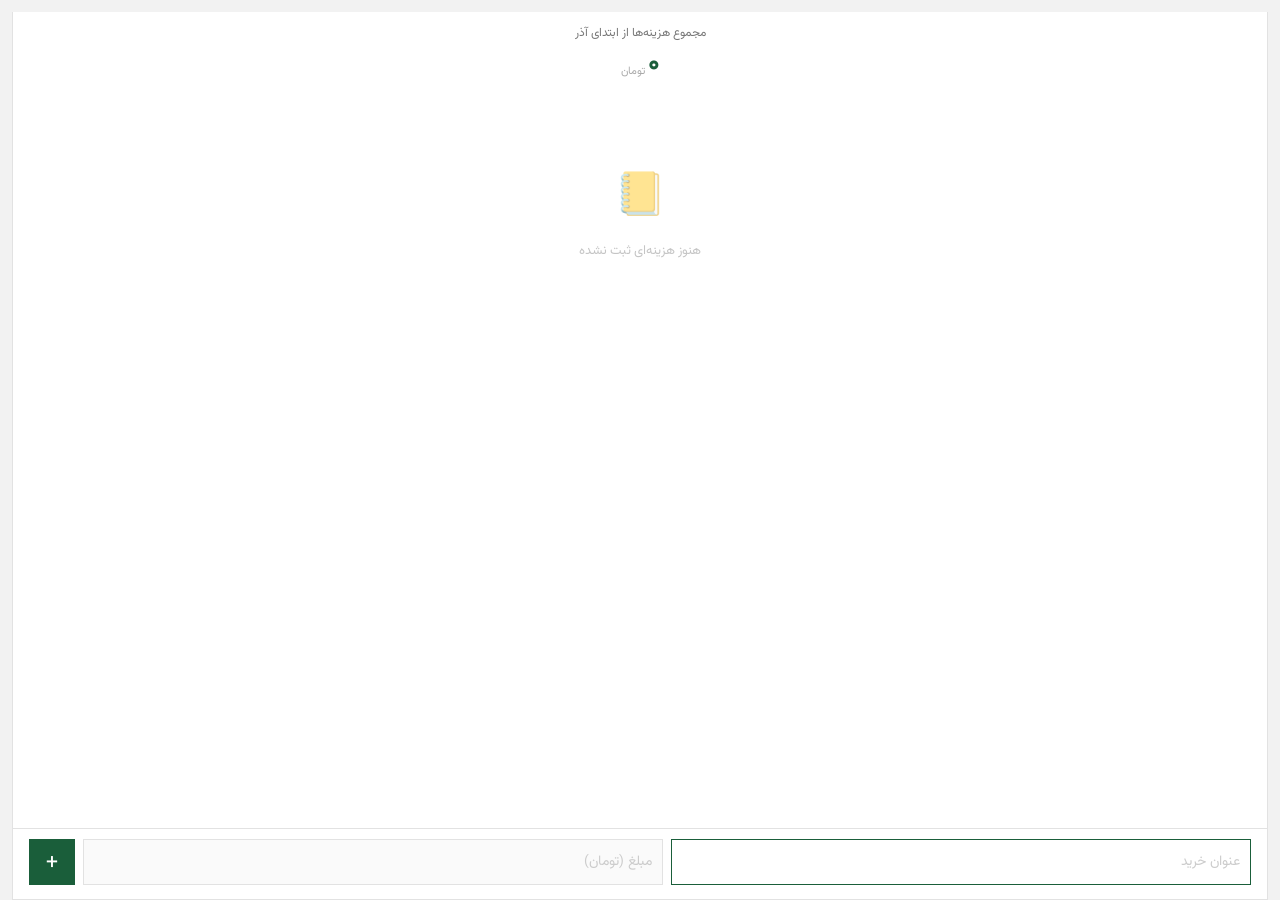
<file: app/src/main/assets/www/index.html>
<!DOCTYPE html>
<html lang="fa" dir="rtl">
<head>
<meta charset="UTF-8">
<meta name="viewport" content="width=device-width,initial-scale=1.0,viewport-fit=cover,interactive-widget=resizes-content">
<meta name="apple-mobile-web-app-capable" content="yes">
<meta name="apple-mobile-web-app-status-bar-style" content="default">
<meta name="theme-color" content="#f5f5f5">
<link rel="manifest" href="manifest.json">
<link rel="apple-touch-icon" sizes="180x180" href="apple-touch-icon.png">
<link rel="icon" type="image/png" sizes="32x32" href="favicon-32.png">
<link rel="icon" type="image/png" sizes="48x48" href="favicon-48.png">
<link rel="icon" type="image/x-icon" href="favicon.ico">
<title>دفترچه هزینه</title>
<style>
@font-face {
  font-family: V;
  src: url('Vazirmatn.woff2') format('woff2');
  font-weight: 100 900;
  font-display: swap
}

* {
  margin: 0;
  padding: 0;
  box-sizing: border-box
}

body {
  font-family: V;
  background: #ececec;
  direction: rtl;
  display: flex;
  justify-content: center;
  min-height: 100vh;
  min-height: 100dvh;
  overflow: hidden
}

.app {
  width: 100vw;
  max-width: 100vw;
  height: 100vh;
  height: 100dvh;
  background: #f2f2f2;
  display: flex;
  flex-direction: column;
  overflow: hidden
}

/* --- HEADER --- */
.hdr {
  background: #fff;
  flex-shrink: 0;
  padding: 12px 16px 6px
}

.hdr .total {
  text-align: center;
  color: #777;
  font-size: 12px;
  font-weight: 400
}

.hdr .total b {
  font-size: 26px;
  color: #1a5e3a;
  font-weight: 900;
  display: block;
  margin-top: 2px
}

.hdr .total .hdr-tm {
  font-size: 11px;
  font-weight: 400;
  color: #aaa;
  display: inline-block;
  position: relative;
  top: 3px;
  margin-right: 3px
}

.hdr .info {
  text-align: center;
  font-size: 10px;
  color: #bbb;
  margin-top: 2px;
  min-height: 0
}

/* --- FILTER BAR / MULTI SELECT --- */
.fbar {
  display: none;
  align-items: center;
  gap: 8px;
  padding: 6px 16px;
  background: #fff;
  border-top: 1px solid #e2e2e2;
  border-bottom: 1px solid #e2e2e2;
  min-height: 40px
}

.fbar button {
  font-size: 10px;
  padding: 4px 10px;
  border: 1px solid #e2e2e2;
  background: #fff;
  color: #999;
  cursor: pointer;
  font-family: V;
  white-space: nowrap;
  border-radius: 0
}

.fbar .select-toggle {
  margin-left: auto;
  color: #1a5e3a;
  border-color: #1a5e3a;
  min-width: 70px
}

.fbar .select-toggle.on {
  background: #1a5e3a;
  color: #fff;
  border-color: #1a5e3a
}

.fbar .select-controls {
  display: none;
  align-items: center;
  gap: 7px;
  flex: 1;
  min-width: 0
}

.fbar .select-controls.on {
  display: flex
}

.fbar .select-all {
  appearance: none;
  -webkit-appearance: none;
  width: 18px;
  height: 18px;
  border: 1.5px solid #c8c8c8;
  background: #fff;
  cursor: pointer;
  margin: 0;
  flex-shrink: 0;
  padding: 0
}

.fbar .select-all:checked {
  background: #1a5e3a;
  border-color: #1a5e3a;
  box-shadow: inset 0 0 0 3px #fff
}

.fbar .select-all:indeterminate {
  background: linear-gradient(#1a5e3a, #1a5e3a) center/9px 2px no-repeat #fff;
  border-color: #1a5e3a
}

.fbar .cnt {
  flex: 1;
  min-width: 0;
  font-size: 11px;
  color: #777;
  white-space: nowrap
}

.fbar .del-sel {
  color: #bbb;
  pointer-events: none
}

.fbar .del-sel.on {
  color: #d32f2f;
  border-color: #d32f2f;
  pointer-events: auto
}

.fbar .ib {
  width: 26px;
  height: 26px;
  border: 1px solid #e2e2e2;
  background: #fff;
  font-size: 12px;
  cursor: pointer;
  display: flex;
  align-items: center;
  justify-content: center;
  padding: 0;
  color: #bbb;
  flex-shrink: 0;
  border-radius: 0
}

.fbar .ib.ac {
  color: #1b4965;
  border-color: #1b4965;
  background: #f5f9fb
}

.fbar.selecting .filter-action {
  display: none !important
}

/* --- LIST --- */
.list {
  flex: 1;
  overflow-y: auto;
  padding: 12px 16px;
  background: #fff;
  margin: 0 12px;
  border: 1px solid #e2e2e2;
  border-top: none
}

.day {
  margin-bottom: 14px
}

.day-hdr {
  display: flex;
  justify-content: space-between;
  align-items: center;
  padding: 8px 14px;
  background: #fafafa;
  border: 1px solid #eee;
  font-size: 12px;
  font-weight: 600;
  cursor: pointer;
  touch-action: manipulation
}

.day-hdr .d {
  color: #1a5e3a;
  font-weight: 700
}

.day-hdr .p {
  color: #aaa;
  font-size: 11px;
  font-weight: 500
}

/* --- SELECTION SHARE --- */
.fbar .sh-sel,
.fbar .mv-sel {
  color: #bbb;
  pointer-events: none
}

.fbar .sh-sel.on,
.fbar .mv-sel.on {
  color: #1a5e3a;
  border-color: #1a5e3a;
  pointer-events: auto
}

.pop .shp {
  white-space: pre-wrap;
  word-break: break-word;
  font-family: V;
  font-size: 13px;
  line-height: 1.9;
  color: #333;
  direction: rtl;
  text-align: right;
  background: #fafafa;
  border: 1px solid #e2e2e2;
  padding: 10px 12px;
  max-height: 260px;
  overflow-y: auto;
  margin: 0 0 12px
}

.day-body {
  background: #fff
}

.item {
  position: relative;
  overflow: hidden;
  border-bottom: 1px solid #f4f4f4;
  cursor: pointer;
  transition: background .1s
}

.item:last-child {
  border-bottom: none
}

.item:active .swfg {
  background: #fafafa
}

.swfg {
  position: relative;
  z-index: 1;
  display: flex;
  align-items: center;
  gap: 6px;
  padding: 11px 14px;
  background: #fff;
  transition: transform .18s ease;
  touch-action: pan-y
}

.swbg {
  position: absolute;
  inset: 0;
  display: flex;
  align-items: center;
  color: #fff;
  font-size: 12px;
  font-weight: 700;
  padding: 0 16px;
  opacity: 0;
  pointer-events: none;
  direction: ltr;
  transition: opacity .12s
}

.swbg.e {
  background: #1a5e3a;
  justify-content: flex-start
}

.swbg.d {
  background: #d32f2f;
  justify-content: flex-end
}

.item .cb {
  appearance: none;
  -webkit-appearance: none;
  width: 17px;
  height: 17px;
  border: 1.5px solid #d8d8d8;
  background: #fff;
  cursor: pointer;
  display: none;
  margin: 0;
  flex-shrink: 0
}

.item .cb.show {
  display: block
}

.item .cb:checked {
  background: #1a5e3a;
  border-color: #1a5e3a
}

.item .t {
  flex: 1;
  font-size: 14px;
  font-weight: 600;
  color: #2a2a2a;
  overflow: hidden;
  text-overflow: ellipsis;
  white-space: nowrap
}

.item .pr {
  font-size: 14px;
  font-weight: 700;
  color: #1a5e3a;
  white-space: nowrap
}

.item .pr .tm {
  font-size: 9px;
  font-weight: 400;
  color: #bbb;
  margin-right: 2px;
  position: relative;
  top: 2px
}

.item .del {
  flex-shrink: 0;
  width: 28px;
  height: 28px;
  border: none;
  background: transparent;
  font-size: 12px;
  cursor: pointer;
  display: flex;
  align-items: center;
  justify-content: center;
  color: #d0d0d0;
  transition: color .15s
}

.item .del:active {
  color: #d32f2f
}

.item.hl {
  background: #fff5f5
}

.item.new {
  animation: flash .6s ease
}

@keyframes flash {
  0% {
    background: #edf7f0
  }

  100% {
    background: transparent
  }
}

.empty {
  text-align: center;
  color: #c5c5c5;
  font-size: 13px;
  padding: 60px 0
}

.empty span {
  font-size: 42px;
  display: block;
  margin-bottom: 10px;
  opacity: .5
}

/* --- INPUT --- */
.inp {
  flex-shrink: 0;
  background: #fff;
  border: 1px solid #e2e2e2;
  border-top: none;
  margin: 0 12px;
  padding: 10px 16px calc(14px + env(safe-area-inset-bottom, 0px));
  display: flex;
  gap: 8px;
  align-items: center
}

.inp input {
  flex: 1;
  min-width: 0;
  padding: 12px 10px;
  border: 1px solid #e2e2e2;
  font-size: 14px;
  font-family: V;
  background: #fafafa;
  outline: none;
  text-align: right;
  height: 46px;
  color: #333
}

.inp input::placeholder {
  color: #ccc
}

.inp input:focus {
  border-color: #1a5e3a;
  background: #fff
}

.inp button {
  width: 46px;
  height: 46px;
  border: none;
  background: #1a5e3a;
  color: #fff;
  font-size: 26px;
  font-family: V;
  cursor: pointer;
  flex-shrink: 0;
  display: flex;
  align-items: center;
  justify-content: center;
  line-height: 1
}

.inp button:active {
  background: #144a2e
}

/* --- OVERLAYS --- */
.ov {
  display: none;
  position: fixed;
  inset: 0;
  z-index: 100;
  align-items: center;
  justify-content: center
}

.ov.show {
  display: flex
}

.ov.bg {
  background: rgba(0, 0, 0, .3)
}

/* هنگام ویرایش، صفحهٔ پشت پنجره نرم و محو دیده می‌شود. */
.edit-overlay {
  background: rgba(20, 30, 24, .24) !important;
  backdrop-filter: blur(5px);
  -webkit-backdrop-filter: blur(5px)
}

#er { z-index: 110 }
.edit-summary { font-size: 13px; line-height: 2; color: #555; background: #f7faf8; border: 1px solid #dce9e0; padding: 10px 12px; margin-bottom: 10px }
.edit-summary strong { color: #1a5e3a }

.pop {
  background: #fff;
  border: 1px solid #e2e2e2;
  padding: 20px;
  width: 330px;
  max-width: 92vw;
  box-shadow: 0 2px 20px rgba(0, 0, 0, .08)
}

.pop h3 {
  font-size: 15px;
  text-align: center;
  color: #2a2a2a;
  margin-bottom: 16px;
  font-weight: 700
}

.pop label {
  display: block;
  font-size: 11px;
  color: #999;
  margin-bottom: 4px;
  font-weight: 600
}

.pop input {
  width: 100%;
  padding: 11px 12px;
  border: 1px solid #e2e2e2;
  font-size: 14px;
  font-family: V;
  background: #fafafa;
  outline: none;
  text-align: right;
  margin-bottom: 12px;
  color: #333
}

.pop input:focus {
  border-color: #1a5e3a
}

.pop .btns {
  display: flex;
  gap: 8px;
  margin-top: 8px
}

.pop .btns button {
  flex: 1;
  padding: 11px;
  border: 1px solid #e2e2e2;
  background: #fff;
  font-size: 13px;
  font-family: V;
  cursor: pointer;
  color: #666
}

.pop .btns .save {
  background: #1a5e3a;
  color: #fff;
  border-color: #1a5e3a
}

.pop .rf {
  display: flex;
  gap: 6px;
  align-items: center;
  margin-bottom: 8px
}

.pop .rf input {
  flex: 1;
  padding: 8px;
  font-size: 12px;
  text-align: center;
  margin-bottom: 0
}

.pop .rf span {
  color: #bbb;
  font-size: 10px
}

.pop .sr {
  display: flex;
  gap: 4px;
  margin-bottom: 8px
}

.pop .sr button {
  flex: 1;
  padding: 7px;
  border: 1px solid #e2e2e2;
  background: #fff;
  font-size: 10px;
  font-family: V;
  cursor: pointer;
  color: #999;
  white-space: nowrap
}

.pop .sr button.on {
  border-color: #1a5e3a;
  color: #1a5e3a;
  background: #f4faf6
}

.pop .qd {
  display: flex;
  gap: 4px;
  margin-bottom: 8px
}

.pop .qd button {
  flex: 1;
  padding: 6px;
  border: 1px solid #e2e2e2;
  background: #fff;
  font-size: 10px;
  font-family: V;
  cursor: pointer;
  color: #999
}

.pop .bl {
  display: flex;
  flex-direction: column;
  gap: 6px
}

.pop .bl button {
  padding: 12px;
  border: 1px solid #e2e2e2;
  background: #fff;
  font-size: 12px;
  font-family: V;
  cursor: pointer;
  text-align: right;
  color: #555
}

.pop .bl button:active {
  background: #fafafa
}

/* --- CALENDAR --- */
.ch {
  display: flex;
  align-items: center;
  justify-content: space-between;
  margin-bottom: 10px;
  gap: 6px
}

.ch button {
  width: 34px;
  height: 34px;
  border: 1px solid #e2e2e2;
  background: #fff;
  font-size: 14px;
  cursor: pointer;
  display: flex;
  align-items: center;
  justify-content: center;
  font-family: V;
  color: #888
}

.ch .my {
  font-size: 15px;
  font-weight: 800;
  color: #2a2a2a;
  text-align: center;
  flex: 1
}

.cdh {
  display: grid;
  grid-template-columns: repeat(7, 1fr);
  text-align: center;
  font-size: 11px;
  color: #bbb;
  margin-bottom: 6px;
  font-weight: 600
}

.cd {
  display: grid;
  grid-template-columns: repeat(7, 1fr);
  gap: 2px;
  text-align: center
}

.cd button {
  width: 100%;
  aspect-ratio: 1;
  border: none;
  background: transparent;
  font-size: 13px;
  cursor: pointer;
  font-family: V;
  color: #666
}

.cd button:hover {
  background: #e8f5e9
}

.cd button.sl {
  background: #1a5e3a;
  color: #fff
}

.cd button.ep {
  cursor: default;
  color: transparent
}

.cd button.td {
  font-weight: 800;
  border: 2px solid #1a5e3a
}

.pop .ccls {
  display: block;
  width: 100%;
  margin-top: 12px;
  padding: 9px;
  border: 1px solid #e2e2e2;
  background: #fafafa;
  font-size: 12px;
  font-family: V;
  cursor: pointer;
  text-align: center;
  color: #999
}

/* --- CONFIRM --- */
.cfbox {
  background: #fff;
  border: 1px solid #e2e2e2;
  padding: 26px;
  width: 290px;
  max-width: 90vw;
  text-align: center;
  box-shadow: 0 2px 20px rgba(0, 0, 0, .08)
}

.cfbox p {
  font-size: 14px;
  color: #333;
  margin-bottom: 16px
}

.cfbox .cbtns {
  display: flex;
  gap: 8px
}

.cfbox .cbtns button {
  flex: 1;
  padding: 11px;
  border: 1px solid #e2e2e2;
  background: #fff;
  font-size: 13px;
  font-family: V;
  cursor: pointer;
  color: #666
}

.cfbox .cbtns .cok {
  background: #d32f2f;
  color: #fff;
  border-color: #d32f2f
}

.toast {
  position: fixed;
  bottom: 100px;
  left: 50%;
  transform: translateX(-50%);
  background: #333;
  color: #fff;
  padding: 9px 22px;
  font-size: 12px;
  font-family: V;
  z-index: 9999;
  opacity: 0;
  transition: opacity .3s;
  pointer-events: none;
  border-radius: 0
}

.toast.on {
  opacity: 1
}
</style>
</head>
<body>

<div class="app">

  <div style="margin:12px 12px 0;flex-shrink:0;border-left:1px solid #e2e2e2;border-right:1px solid #e2e2e2;padding-top:env(safe-area-inset-top, 0px)">
  <div class="hdr">
    <div class="total">مجموع هزینه‌ها<b id="t">۰</b></div>
    <div class="info" id="fi"></div>
  </div>

  <div class="fbar" id="fb">
    <button class="select-toggle" id="sm" type="button" aria-pressed="false">انتخاب</button>
    <div class="select-controls" id="sctrl">
      <input type="checkbox" class="select-all" id="sa" title="انتخاب همه موارد" aria-label="انتخاب همه موارد نمایشی">
      <span class="cnt" id="sc">۰ انتخاب</span>
      <button class="sh-sel" id="sbs" type="button">➦ اشتراک</button>
      <button class="mv-sel" id="smv" type="button">➔ انتقال</button>
      <button class="del-sel" id="ds" type="button" aria-label="حذف موارد انتخابی">🗑</button>
    </div>
    <button class="filter-action" id="qr" type="button" style="display:none;background:#1b4965;color:#fff;border-color:#1b4965">↺ حذف فیلترها</button>
    <button class="ib filter-action" id="fbtn" type="button" aria-label="فیلترها">⚙</button>
    <button class="ib filter-action" id="sbtn" type="button" aria-label="پشتیبان‌گیری و بازیابی">☁</button>
  </div>
</div>

  <div class="list" id="ls" aria-live="polite"><div class="empty"><span>📒</span>هنوز هزینه‌ای ثبت نشده</div></div>

  <div class="inp">
    <input type="text" id="ti" aria-label="عنوان خرید" placeholder="عنوان خرید" autocomplete="off">
    <input type="text" id="pi" aria-label="مبلغ به تومان" placeholder="مبلغ (تومان)" inputmode="numeric" autocomplete="off">
    <button id="ab" type="button" aria-label="افزودن هزینه">+</button>
  </div>

</div>

<div class="ov bg edit-overlay" id="em"><div class="pop" role="dialog" aria-modal="true" aria-labelledby="edit-title">
  <h3 id="edit-title">✏️ ویرایش</h3>
  <label for="et">عنوان</label><input type="text" id="et">
  <label for="ep">قیمت (تومان)</label><input type="text" id="ep" inputmode="numeric">
  <label for="ed">تاریخ</label><input type="text" id="ed" readonly placeholder="انتخاب تاریخ" style="cursor:pointer">
  <div class="btns"><button id="ec">انصراف</button><button class="save" id="es">ذخیره</button></div>
</div></div>

<div class="ov bg" id="er"><div class="pop" role="dialog" aria-modal="true" aria-labelledby="edit-review-title">
  <h3 id="edit-review-title">بررسی تغییرات</h3>
  <div class="edit-summary" id="ers"></div>
  <div class="btns"><button id="erc">بازگشت</button><button class="save" id="ery">تأیید و ذخیره</button></div>
</div></div>

<div class="ov" id="dmm"><div class="pop" role="dialog" aria-modal="true" aria-labelledby="dmt">
  <h3 id="dmt">📅 تغییر تاریخ</h3>
  <label for="dml">تاریخ فعلی</label><input type="text" id="dml" readonly style="background:#f0f0f0;color:#888">
  <label for="dmd">تاریخ جدید</label><input type="text" id="dmd" readonly placeholder="انتخاب تاریخ" style="cursor:pointer">
  <div class="btns"><button id="dmx">انصراف</button><button class="save" id="dms">انتقال</button></div>
</div></div>

<div class="ov bg" id="fp"><div class="pop" role="dialog" aria-modal="true" aria-labelledby="filter-title">
  <h3 id="filter-title">⚙ فیلترها</h3>
  <label>بازه تاریخ</label>
  <div class="rf"><span>از</span><input type="text" id="fd1" readonly placeholder="--"><span>تا</span><input type="text" id="fd2" readonly placeholder="--"><button id="fdr" type="button" aria-label="پاک کردن بازه تاریخ" style="width:30px;height:30px;border:1px solid #e2e2e2;background:#fff;cursor:pointer;font-size:14px;padding:0;flex-shrink:0;color:#aaa">↺</button></div>
  <div class="qd"><button data-q="today">امروز</button><button data-q="week">این هفته</button><button data-q="month">این ماه</button></div>
  <label>جستجو</label><input type="text" id="fse" placeholder="جستجوی عنوان...">
  <label>مرتب‌سازی</label>
  <div class="sr"><button data-s="date-desc">جدیدترین</button><button data-s="date-asc" class="on">قدیمی‌ترین</button><button data-s="price-desc">گران‌ترین</button><button data-s="price-asc">ارزان‌ترین</button></div>
  <div class="btns"><button id="fra" style="color:#999">↺ پاک کردن</button><button class="save" id="fap">اعمال</button></div>
</div></div>

<div class="ov bg" id="bp"><div class="pop" role="dialog" aria-modal="true" aria-labelledby="backup-title">
  <h3 id="backup-title">☁ بکاپ</h3>
  <div class="bl"><button id="be1">📄 خروجی JSON</button><button id="be2">📊 خروجی Excel</button><button id="bi1">📥 وارد کردن JSON</button><button id="bi2">📥 وارد کردن Excel</button></div>
  <div class="btns" style="margin-top:10px"><button id="bcl" style="color:#999">بستن</button></div>
</div></div>

<div class="ov" id="shm"><div class="pop" role="dialog" aria-modal="true" aria-labelledby="shh">
  <h3 id="shh">📤 اشتراک‌گذاری موارد</h3>
  <pre class="shp" id="shp"></pre>
  <div class="btns"><button class="save" id="shs">📤 اشتراک</button><button id="shc">📋 کپی</button><button id="shx" style="color:#999">بستن</button></div>
</div></div>

<div class="ov bg" id="cv"><div class="pop" id="cc" role="dialog" aria-modal="true" aria-label="انتخاب تاریخ"></div></div>
<div class="ov bg" id="cf"><div class="cfbox" role="alertdialog" aria-modal="true" aria-describedby="cm"><p id="cm"></p><div class="cbtns"><button id="cn">خیر</button><button class="cok" id="cy">بله</button></div></div></div>
<div class="toast" id="to" role="status" aria-live="polite"></div>

<!-- Android WebView preload: sync native widget data before the app script reads localStorage. -->
<script>
(function(){
  try {
    if (window.AndroidBridge && typeof AndroidBridge.getExpensesJson === 'function') {
      var data = AndroidBridge.getExpensesJson();
      if (data && data !== '[]') {
        localStorage.setItem('xp_v26', data);
        try {
          var arr = JSON.parse(data), mx = 0;
          if (Array.isArray(arr)) {
            for (var i = 0; i < arr.length; i++) {
              var id = parseInt(arr[i] && arr[i].idx);
              if (!isNaN(id) && id >= mx) mx = id + 1;
            }
            localStorage.setItem('xp_v26_ni', mx);
          }
        } catch(e) {}
      }
      if (typeof AndroidBridge.getOpenMode === 'function') {
        var mode = AndroidBridge.getOpenMode();
        if (mode) localStorage.setItem('android_widget_open_mode', mode);
      }
    }
  } catch(e) {}
})();
</script>
<script>
(function() {
  // Number and price formatting
  var PERSIAN_DIGITS = ['۰', '۱', '۲', '۳', '۴', '۵', '۶', '۷', '۸', '۹'];

  function toPersianDigits(n) {
    return String(n).replace(/\d/g, function(d) {
      return PERSIAN_DIGITS[+d]
    })
  }

  function formatNumber(n) {
    return n ? toPersianDigits(n.toLocaleString('en-US')) : '۰'
  }

  function formatPriceHtml(n) {
    return n ? toPersianDigits(n.toLocaleString('en-US')) + '<span class="tm">تومان</span>' :
      '۰<span class="tm">تومان</span>'
  }

  function formatPriceInput(v) {
    var e = v.replace(/[۰-۹]/g, function(d) {
      return String('۰۱۲۳۴۵۶۷۸۹'.indexOf(d))
    });
    e = e.replace(/[٬,\s]/g, '');
    if (!e) return '';
    var n = parseInt(e);
    if (isNaN(n) || n <= 0) return v;
    return toPersianDigits(n.toLocaleString('en-US'))
  }

  function parsePrice(s) {
    var e = s.replace(/[۰-۹]/g, function(d) {
      return String('۰۱۲۳۴۵۶۷۸۹'.indexOf(d))
    });
    return parseInt(e.replace(/[٬,\s]/g, '')) || 0
  }

  // Jalali date conversion and presentation
  function gregorianToJalali(y, m, d) {
    var g = [0, 31, 59, 90, 120, 151, 181, 212, 243, 273, 304, 334];
    var y2 = (m > 2) ? y + 1 : y;
    var deleteSelectedButton = 355666 + 365 * y + Math.floor((y2 + 3) / 4) - Math.floor((y2 + 99) / 100) +
      Math.floor((y2 + 399) / 400) + d + g[m - 1];
    var jy = -1595 + 33 * Math.floor(deleteSelectedButton / 12053);
    deleteSelectedButton %= 12053;
    jy += 4 * Math.floor(deleteSelectedButton / 1461);
    deleteSelectedButton %= 1461;
    if (deleteSelectedButton > 365) {
      jy += Math.floor((deleteSelectedButton - 1) / 365);
      deleteSelectedButton = (deleteSelectedButton - 1) % 365
    }
    var jm, jd;
    if (deleteSelectedButton < 186) {
      jm = 1 + Math.floor(deleteSelectedButton / 31);
      jd = 1 + deleteSelectedButton % 31
    } else {
      jm = 7 + Math.floor((deleteSelectedButton - 186) / 30);
      jd = 1 + (deleteSelectedButton - 186) % 30
    }
    return {
      y: jy,
      m: jm,
      d: jd
    }
  }

  function jalaliToGregorian(y, m, d) {
    y += 1595;
    var deleteSelectedButton = -355668 + 365 * y + Math.floor(y / 33) * 8 + Math.floor(((y % 33) + 3) / 4) +
      d;
    if (m < 7) deleteSelectedButton += (m - 1) * 31;
    else deleteSelectedButton += (m - 7) * 30 + 186;
    var gy = 400 * Math.floor(deleteSelectedButton / 146097);
    deleteSelectedButton %= 146097;
    if (deleteSelectedButton > 36524) {
      gy += 100 * Math.floor(--deleteSelectedButton / 36524);
      deleteSelectedButton %= 36524;
      if (deleteSelectedButton >= 365) deleteSelectedButton++
    }
    gy += 4 * Math.floor(deleteSelectedButton / 1461);
    deleteSelectedButton %= 1461;
    if (deleteSelectedButton > 365) {
      gy += Math.floor((deleteSelectedButton - 1) / 365);
      deleteSelectedButton = (deleteSelectedButton - 1) % 365
    }
    var gd = deleteSelectedButton + 1;
    var selectAllCheckbox = [0, 31, ((gy % 4 === 0 && gy % 100 !== 0) || (gy % 400 === 0)) ? 29 : 28, 31,
      30, 31, 30, 31, 31, 30, 31, 30, 31
    ];
    var gm = 0;
    while (gm < 13 && gd > selectAllCheckbox[gm]) {
      gd -= selectAllCheckbox[gm];
      gm++
    }
    return {
      y: gy,
      m: gm,
      d: gd
    }
  }
  var JALALI_MONTHS = ['فروردین', 'اردیبهشت', 'خرداد', 'تیر', 'مرداد', 'شهریور', 'مهر', 'آبان', 'آذر', 'دی',
    'بهمن', 'اسفند'
  ];
  var WEEKDAY_SHORT = ['ش', 'ی', 'د', 'س', 'چ', 'پ', 'ج'];
  var WEEKDAY_FULL = ['شنبه', 'یکشنبه', 'دوشنبه', 'سه‌شنبه', 'چهارشنبه', 'پنجشنبه', 'جمعه'];

  function formatDateWithWeekday(k) {
    var p = k.split('-');
    var g = jalaliToGregorian(parseInt(p[0]), parseInt(p[1]), parseInt(p[2]));
    var dw = new Date(g.y, g.m - 1, g.d).getDay();
    dw = (dw + 1) % 7;
    return WEEKDAY_SHORT[dw] + ' | ' + toPersianDigits(parseInt(p[2])) + ' ' + JALALI_MONTHS[parseInt(p[
      1]) - 1] + ' ' + toPersianDigits(parseInt(p[0]))
  }

  function formatDateHeader(k) {
    var p = k.split('-');
    var g = jalaliToGregorian(parseInt(p[0]), parseInt(p[1]), parseInt(p[2]));
    var dw = new Date(g.y, g.m - 1, g.d).getDay();
    dw = (dw + 1) % 7;
    return '<span style="color:#b0b0b0;font-weight:400">' + WEEKDAY_SHORT[dw] +
      '</span> <span style="color:#d0d0d0">|</span> ' + toPersianDigits(parseInt(p[2])) + ' ' +
      JALALI_MONTHS[parseInt(p[1]) - 1] + ' ' + toPersianDigits(parseInt(p[0]))
  }

  function todayDateKey() {
    var n = new Date();
    var j = gregorianToJalali(n.getFullYear(), n.getMonth() + 1, n.getDate());
    return j.y + '-' + j.m + '-' + j.d
  }

  function firstOfMonth() {
    var n = new Date();
    var j = gregorianToJalali(n.getFullYear(), n.getMonth() + 1, n.getDate());
    return j.y + '-' + j.m + '-1'
  }

  function monthLabel() {
    var n = new Date();
    var j = gregorianToJalali(n.getFullYear(), n.getMonth() + 1, n.getDate());
    return JALALI_MONTHS[j.m - 1]
  }

  function formatDate(k) {
    var p = k.split('-');
    return toPersianDigits(parseInt(p[2])) + ' ' + JALALI_MONTHS[parseInt(p[1]) - 1] + ' ' +
      toPersianDigits(parseInt(p[0]))
  }

  function parseDisplayedDate(t) {
    var s = t.replace(/[۰-۹]/g, function(d) {
      return String('۰۱۲۳۴۵۶۷۸۹'.indexOf(d))
    });
    for (var mi = 0; mi < JALALI_MONTHS.length; mi++) {
      if (s.indexOf(JALALI_MONTHS[mi]) !== -1) {
        var bf = s.substring(0, s.indexOf(JALALI_MONTHS[mi])),
          af = s.substring(s.indexOf(JALALI_MONTHS[mi]) + JALALI_MONTHS[mi].length);
        var dm = bf.match(/(\d+)/),
          ym = af.match(/(\d+)/);
        if (dm && ym) {
          var dd = parseInt(dm[1]),
            yy = parseInt(ym[1]);
          if (yy < 100) yy += 1400;
          if (dd >= 1 && dd <= 31 && yy >= 1300 && yy <= 1500) return yy + '-' + (mi + 1) + '-' + dd
        }
      }
    }
    return null
  }

  // Persistent expense data
  var SAMPLE_EXPENSES = [];
  var expenses = [],
    nextExpenseId = 10,
    STORAGE_KEY = 'xp_v26';

  // Cached DOM references
  var listElement = document.getElementById('ls'),
    totalElement = document.getElementById('t'),
    filterInfoElement = document.getElementById('fi'),
    titleInput = document.getElementById('ti'),
    priceInput = document.getElementById('pi'),
    addButton = document.getElementById('ab');
  var editModal = document.getElementById('em'),
    editTitleInput = document.getElementById('et'),
    editPriceInput = document.getElementById('ep'),
    editDateInput = document.getElementById('ed'),
    editCancelButton = document.getElementById('ec'),
    editSaveButton = document.getElementById('es'),
    editReviewModal = document.getElementById('er'),
    editReviewSummary = document.getElementById('ers'),
    editReviewCancelButton = document.getElementById('erc'),
    editReviewYesButton = document.getElementById('ery');
  var filterBar = document.getElementById('fb'),
    selectionToggleButton = document.getElementById('sm'),
    selectionControls = document.getElementById('sctrl'),
    selectAllCheckbox = document.getElementById('sa'),
    selectedCountElement = document.getElementById('sc'),
    deleteSelectedButton = document.getElementById('ds'),
    clearFiltersButton = document.getElementById('qr'),
    filterButton = document.getElementById('fbtn'),
    backupButton = document.getElementById('sbtn');
  var filterModal = document.getElementById('fp'),
    filterFromInput = document.getElementById('fd1'),
    filterToInput = document.getElementById('fd2'),
    clearDateFilterButton = document.getElementById('fdr'),
    searchInput = document.getElementById('fse'),
    resetFiltersButton = document.getElementById('fra'),
    applyFiltersButton = document.getElementById('fap');
  var backupModal = document.getElementById('bp'),
    calendarModal = document.getElementById('cv'),
    calendarContent = document.getElementById('cc');
  var confirmModal = document.getElementById('cf'),
    confirmMessage = document.getElementById('cm'),
    confirmNoButton = document.getElementById('cn'),
    confirmYesButton = document.getElementById('cy'),
    to = document.getElementById('to');
  var dayMoveModal = document.getElementById('dmm'),
    dayMoveCurrent = document.getElementById('dml'),
    dayMoveDateInput = document.getElementById('dmd'),
    dayMoveSaveButton = document.getElementById('dms'),
    dayMoveCancelButton = document.getElementById('dmx');
  var dayMoveKey = '',
    dayMoveNewKey = '';
  var selShareButton = document.getElementById('sbs'),
    selMoveButton = document.getElementById('smv'),
    shareModal = document.getElementById('shm'),
    sharePreview = document.getElementById('shp'),
    shareNativeButton = document.getElementById('shs'),
    shareCopyButton = document.getElementById('shc'),
    shareCloseButton = document.getElementById('shx');
  var shareTextCache = '';

  // UI state
  var filterFrom = '',
    filterTo = '',
    searchText = '',
    sortMode = 'date-asc',
    selectedIds = {},
    selectionMode = false,
    confirmCancelCallback = null,
    pendingConfirmCallback = null,
    editingDataIndex = -1,
    calendarYear, calendarMonth, calendarDay;

  function showToast(m) {
    to.textContent = m;
    to.classList.add('on');
    clearTimeout(to._t);
    to._t = setTimeout(function() {
      to.classList.remove('on')
    }, 1800)
  }

  // Storage, filtering, and rendering
  function loadExpenses() {
    var r = null;
    try {
      r = localStorage.getItem(STORAGE_KEY);
      if (r === null) {
        expenses = SAMPLE_EXPENSES.slice();
        nextExpenseId = 10;
        saveExpenses()
      } else {
        expenses = JSON.parse(r);
        if (!Array.isArray(expenses)) expenses = []
      }
    } catch (e) {
      expenses = []
    }
    var savedNextId = 0;
    try {
      savedNextId = parseInt(localStorage.getItem(STORAGE_KEY + '_ni')) || 0
    } catch (e) {}
    if (savedNextId > nextExpenseId) nextExpenseId = savedNextId;
    for (var i = 0; i < expenses.length; i++) {
      if (expenses[i].idx >= nextExpenseId) nextExpenseId = expenses[i].idx + 1
    }
  }

  function saveExpenses() {
    try {
      localStorage.setItem(STORAGE_KEY, JSON.stringify(expenses));
      localStorage.setItem(STORAGE_KEY + '_ni', nextExpenseId)
    } catch (e) {}
    try {
      if (window.AndroidBridge && typeof AndroidBridge.syncExpenses === 'function') {
        AndroidBridge.syncExpenses(JSON.stringify(expenses))
      }
    } catch (e) {}
  }

  function isInDateRange(k) {
    var value = dateKeyNumber(k);
    if (!filterFrom && !filterTo) return value >= dateKeyNumber(firstOfMonth());
    if (filterFrom && value < dateKeyNumber(filterFrom)) return false;
    if (filterTo && value > dateKeyNumber(filterTo)) return false;
    return true
  }

  function matchesSearch(t) {
    if (!searchText) return true;
    return t.indexOf(searchText) !== -1
  }

  function dateKeyNumber(k) {
    var p = String(k || '0-0-0').split('-');
    return (parseInt(p[0]) || 0) * 10000 + (parseInt(p[1]) || 0) * 100 + (parseInt(p[2]) || 0)
  }

  function getFilteredExpenses() {
    var a = [];
    for (var i = 0; i < expenses.length; i++) {
      var d = expenses[i];
      if (isInDateRange(d.d) && matchesSearch(d.t)) a.push(d)
    }
    if (sortMode === 'date-asc') a.sort(function(a, b) {
      return dateKeyNumber(a.d) - dateKeyNumber(b.d) || a.idx - b.idx
    });
    else if (sortMode === 'price-desc') a.sort(function(a, b) {
      return b.p - a.p || a.idx - b.idx
    });
    else if (sortMode === 'price-asc') a.sort(function(a, b) {
      return a.p - b.p || a.idx - b.idx
    });
    else a.sort(function(a, b) {
      return dateKeyNumber(b.d) - dateKeyNumber(a.d) || a.idx - b.idx
    });
    return a
  }

  function updateFilterUI() {
    var hf = !!(filterFrom || filterTo || searchText || sortMode !== 'date-asc');
    filterButton.classList.toggle('ac', hf);
    clearFiltersButton.style.display = hf ? 'inline-block' : 'none';
    var p = [];
    if (filterFrom) p.push('از ' + formatDate(filterFrom));
    if (filterTo) p.push('تا ' + formatDate(filterTo));
    if (searchText) p.push('"' + searchText + '"');
    filterInfoElement.textContent = p.length ? p.join(' | ') : '';
    var hr = !!(filterFrom || filterTo);
    clearDateFilterButton.style.color = hr ? '#1a5e3a' : '#aaa';
    clearDateFilterButton.style.borderColor = hr ? '#1a5e3a' : '#e2e2e2';
    var sb_ = filterModal.querySelectorAll('.sr button');
    for (var i = 0; i < sb_.length; i++) sb_[i].classList.toggle('on', sb_[i].getAttribute('data-s') ===
      sortMode)
  }

  function ensureItemIds() {
    var seen = {},
      changed = false;
    for (var i = 0; i < expenses.length; i++) {
      var id = Number(expenses[i].idx);
      if (!Number.isInteger(id) || seen[id]) {
        while (seen[nextExpenseId]) nextExpenseId++;
        expenses[i].idx = nextExpenseId++;
        id = expenses[i].idx;
        changed = true
      }
      seen[id] = true;
      if (id >= nextExpenseId) nextExpenseId = id + 1
    }
    if (changed) saveExpenses()
  }

  function renderExpenses() {
    ensureItemIds();
    var fl = getFilteredExpenses();
    var s = 0;
    for (var i = 0; i < fl.length; i++) s += fl[i].p;
    totalElement.innerHTML = formatPriceHtml(s);
    // Update header label
    var ht = document.querySelector('.total');
    if (!filterFrom && !filterTo) {
      ht.innerHTML = 'مجموع هزینه‌ها از ابتدای ' + monthLabel() + '<b id="t">' + toPersianDigits(s
        .toLocaleString('en-US')) + '<span class="hdr-tm">تومان</span></b>';
    } else if (filterFrom && filterTo) {
      ht.innerHTML = 'مجموع هزینه‌ها (' + formatDate(filterFrom) + ' تا ' + formatDate(filterTo) +
        ')<b id="t">' + toPersianDigits(s.toLocaleString('en-US')) +
        '<span class="hdr-tm">تومان</span></b>';
    } else if (filterFrom) {
      ht.innerHTML = 'مجموع هزینه‌ها از ' + formatDate(filterFrom) + '<b id="t">' + toPersianDigits(s
        .toLocaleString('en-US')) + '<span class="hdr-tm">تومان</span></b>';
    } else if (filterTo) {
      ht.innerHTML = 'مجموع هزینه‌ها تا ' + formatDate(filterTo) + '<b id="t">' + toPersianDigits(s
        .toLocaleString('en-US')) + '<span class="hdr-tm">تومان</span></b>';
    }
    totalElement = document.getElementById('t');
    updateFilterUI();
    if (!expenses.length) {
      listElement.innerHTML = '<div class="empty"><span>📒</span>هنوز هزینه‌ای ثبت نشده</div>';
      filterBar.style.display = 'none';
      resetSelection();
      return
    }
    if (!fl.length) {
      listElement.innerHTML = '<div class="empty"><span>🔍</span>موردی پیدا نشد</div>';
      filterBar.style.display = 'flex';
      selectedIds = {};
      updateSelectionUI();
      return
    }
    var g = {};
    for (var i = 0; i < fl.length; i++) {
      var k = fl[i].d || todayDateKey();
      if (!g[k]) g[k] = [];
      g[k].push(fl[i])
    }
    var ks = Object.keys(g).sort(function(a,b){var pa=a.split('-'),pb=b.split('-');var ya=+pa[0],yb=+pb[0];if(ya!==yb)return ya-yb;var ma=+pa[1],mb=+pb[1];if(ma!==mb)return ma-mb;return+pa[2]-+pb[2]}),
      h = '',
      idx = 0;
    for (var a = 0; a < ks.length; a++) {
      var it = g[ks[a]],
        t = 0;
      for (var x = 0; x < it.length; x++) t += it[x].p;
      h += '<div class="day"><div class="day-hdr" data-dk="' + ks[a] +
        '" title="دابل‌کلیک برای تغییر تاریخ"><span class="d">' + formatDateHeader(ks[a]) +
        '</span><span class="p">' + formatNumber(t) + ' تومان</span></div><div class="day-body">';
      for (var x = 0; x < it.length; x++) {
        var i = it[x],
          id = String(i.idx),
          ch = selectedIds[id] ? ' checked' : '',
          cb = selectionMode ? ' show' : '',
          ni = (idx === 0) ? ' new' : '';
        h += '<div class="item' + ni + '" data-idx="' + idx + '" data-id="' + id +
          '" tabindex="0" role="button"><div class="swbg e">ویرایش</div><div class="swbg d">حذف</div>' +
          '<div class="swfg"><input type="checkbox" class="cb' + cb + '" data-id="' + id +
          '" aria-label="انتخاب ' + escapeAttribute(i.t) + '" ' + ch + '><span class="t">' + escapeHtml(i
          .t) + '</span><span class="pr">' + formatPriceHtml(i.p) +
          '</span><button class="del" aria-label="حذف ' + escapeAttribute(i.t) + '"' + ((selectionMode ||
              TOUCH_DEVICE) ? ' style="display:none"' : '') + ' data-t="' + escapeAttribute(i.t) + '" data-p="' + i
          .p + '" data-d="' + (i.d || '') + '" data-idx="' + i.idx + '">🗑</button></div></div>';
        idx++
      }
      h += '</div></div>'
    }
    listElement.innerHTML = h;
    filterBar.style.display = 'flex';
    updateSelectionUI();
    var rs = listElement.querySelectorAll('.item');
    for (var j = 0; j < rs.length; j++) {
      rs[j].addEventListener('click', function(e) {
        if (!selectionMode || e.target.closest('.del')) return;
        e.preventDefault();
        toggleSelected(this.getAttribute('data-id'))
      });
      rs[j].addEventListener('dblclick', function(e) {
        if (selectionMode || e.target.closest('.del') || e.target.closest('.cb')) return;
        openEditModal(parseInt(this.getAttribute('data-idx')))
      });
      rs[j].addEventListener('keydown', function(e) {
        if (e.target.closest('.cb,.del') || (e.key !== 'Enter' && e.key !== ' ')) return;
        e.preventDefault();
        if (selectionMode) toggleSelected(this.getAttribute('data-id'));
        else openEditModal(parseInt(this.getAttribute('data-idx')))
      });
      if (TOUCH_DEVICE) attachSwipeToItem(rs[j])
    }
    var cs = listElement.querySelectorAll('.cb');
    for (var jj = 0; jj < cs.length; jj++) {
      cs[jj].addEventListener('click', function(e) {
        e.stopPropagation();
        toggleSelected(this.getAttribute('data-id'))
      })
    }
    var ds_ = listElement.querySelectorAll('.del');
    for (var jjj = 0; jjj < ds_.length; jjj++) {
      (function(btn) {
        btn.addEventListener('click', function(e) {
          e.stopPropagation();
          var rw = btn.closest('.item');
          rw.classList.add('hl');
          var dt = btn.getAttribute('data-t'),
            di = parseInt(btn.getAttribute('data-idx'));
          var dp = parseInt(btn.getAttribute('data-p')),
            dd = btn.getAttribute('data-d');
          showDeleteConfirmation(function() {
              for (var k = 0; k < expenses.length; k++) {
                if (expenses[k].idx === di) {
                  expenses.splice(k, 1);
                  break
                }
              }
              saveExpenses();
              resetSelection();
              renderExpenses()
            }, '<div style="font-size:15px;font-weight:700;color:#2a2a2a;margin-bottom:4px">' +
            escapeHtml(dt) + ' | ' + toPersianDigits(dp.toLocaleString('en-US')) +
            ' تومان</div><div style="font-size:13px;color:#777;margin-bottom:4px">' +
            formatDateHeader(dd) +
            '</div><div style="font-size:12px;color:#999">مطمئنی می‌خوای حذف کنی؟</div>',
            function() {
              rw.classList.remove('hl')
            })
        })
      })(ds_[jjj])
    }
    var dh = listElement.querySelectorAll('.day-hdr');
    for (var djj = 0; djj < dh.length; djj++) {
      (function(hdr) {
        var key = hdr.getAttribute('data-dk');
        var lastTap = 0;
        hdr.addEventListener('dblclick', function(e) {
          e.preventDefault();
          if (selectionMode) return;
          openDayMoveModal(key)
        });
        hdr.addEventListener('touchend', function(e) {
          if (selectionMode) return;
          var now = Date.now();
          if (now - lastTap < 400) {
            e.preventDefault();
            lastTap = 0;
            openDayMoveModal(key)
          } else lastTap = now
        })
      })(dh[djj])
    }
  }
  // Swipe right = edit (green), swipe left = delete (red); touch only
  var TOUCH_DEVICE = ('ontouchstart' in window) || (navigator.maxTouchPoints > 0);

  function attachSwipeToItem(el) {
    var fg = el.querySelector('.swfg'),
      bgE = el.querySelector('.swbg.e'),
      bgD = el.querySelector('.swbg.d');
    var x0 = 0,
      y0 = 0,
      st = 0, // 0=idle 1=deciding 2=horizontal
      dx = 0;

    function clearFx() {
      st = 0;
      dx = 0;
      fg.style.transition = '';
      fg.style.transform = '';
      bgE.style.opacity = 0;
      bgD.style.opacity = 0
    }
    el.addEventListener('touchstart', function(e) {
      if (selectionMode) return;
      var t = e.touches[0];
      x0 = t.clientX;
      y0 = t.clientY;
      st = 1;
      fg.style.transition = 'none'
    }, {
      passive: true
    });
    el.addEventListener('touchmove', function(e) {
      if (!st) return;
      var t = e.touches[0],
        mx = t.clientX - x0,
        my = t.clientY - y0;
      if (st === 1) {
        if (Math.abs(mx) < 9 && Math.abs(my) < 9) return;
        st = Math.abs(mx) > Math.abs(my) * 1.2 ? 2 : 0;
        if (!st) return
      }
      dx = mx;
      var tx = dx > 110 ? 110 : (dx < -110 ? -110 : dx);
      fg.style.transform = 'translateX(' + tx + 'px)';
      bgE.style.opacity = dx > 0 ? Math.min(1, dx / 72) : 0;
      bgD.style.opacity = dx < 0 ? Math.min(1, -dx / 72) : 0;
      e.preventDefault()
    }, {
      passive: false
    });
    el.addEventListener('touchend', function() {
      if (st !== 2) {
        if (st === 1) {
          st = 0;
          fg.style.transition = ''
        }
        return
      }
      var act = dx > 72 ? 'e' : (dx < -72 ? 'd' : '');
      clearFx();
      if (act === 'e') openEditModal(parseInt(el.getAttribute('data-idx')));
      else if (act === 'd') {
        var b = el.querySelector('.del');
        if (b) b.click()
      }
    });
    el.addEventListener('touchcancel', function() {
      if (st) clearFx()
    })
  }

  // Multi-selection uses stable expense IDs, never list positions.
  /* --- MULTI SELECT: rewritten around stable expense IDs --- */
  function resetSelection() {
    selectedIds = {};
    selectionMode = false
  }

  function enterSelection() {
    selectionMode = true;
    selectedIds = {};
    renderExpenses()
  }

  function exitSelection() {
    resetSelection();
    renderExpenses()
  }

  function toggleSelected(id) {
    if (!selectionMode) return;
    if (selectedIds[id]) delete selectedIds[id];
    else selectedIds[id] = true;
    var cb = listElement.querySelector('.cb[data-id="' + id + '"]');
    if (cb) cb.checked = !!selectedIds[id];
    updateSelectionUI()
  }

  function visibleIds() {
    var a = getFilteredExpenses(),
      ids = [];
    for (var i = 0; i < a.length; i++) ids.push(String(a[i].idx));
    return ids
  }

  function updateSelectionUI() {
    var ids = visibleIds(),
      c = 0;
    for (var i = 0; i < ids.length; i++)
      if (selectedIds[ids[i]]) c++;
    var all = ids.length > 0 && c === ids.length;
    filterBar.classList.toggle('selecting', selectionMode);
    selectionToggleButton.classList.toggle('on', selectionMode);
    selectionToggleButton.setAttribute('aria-pressed', selectionMode ? 'true' : 'false');
    selectionControls.classList.toggle('on', selectionMode);
    selectedCountElement.textContent = toPersianDigits(c) + ' انتخاب';
    deleteSelectedButton.classList.toggle('on', c > 0);
    selShareButton.classList.toggle('on', c > 0);
    selMoveButton.classList.toggle('on', c > 0);
    selectAllCheckbox.checked = all;
    selectAllCheckbox.indeterminate = c > 0 && !all
  }
  selectionToggleButton.addEventListener('click', function() {
    if (selectionMode) exitSelection();
    else enterSelection()
  })
  selectAllCheckbox.addEventListener('change', function() {
    var ids = visibleIds();
    for (var i = 0; i < ids.length; i++) {
      if (this.checked) selectedIds[ids[i]] = true;
      else delete selectedIds[ids[i]]
    }
    renderExpenses()
  })
  deleteSelectedButton.addEventListener('click', function() {
    var ids = Object.keys(selectedIds);
    if (!ids.length) return;
    var rows = listElement.querySelectorAll('.item');
    for (var r = 0; r < rows.length; r++)
      if (selectedIds[rows[r].getAttribute('data-id')]) rows[r].classList.add('hl');
    showDeleteConfirmation(function() {
        var keep = [];
        for (var i = 0; i < expenses.length; i++)
          if (!selectedIds[String(expenses[i].idx)]) keep.push(expenses[i]);
        expenses = keep;
        resetSelection();
        saveExpenses();
        renderExpenses();
        showToast('✅ ' + toPersianDigits(ids.length) + ' مورد حذف شد')
      }, '<div style="font-size:14px;color:#2a2a2a;margin-bottom:4px">' + toPersianDigits(ids
      .length) +
      ' مورد انتخاب شده</div><div style="font-size:12px;color:#999">همه موارد انتخاب‌شده حذف شوند؟</div>',
      function() {
        var rows = listElement.querySelectorAll('.item');
        for (var r = 0; r < rows.length; r++) rows[r].classList.remove('hl')
      })
  })

  function showDeleteConfirmation(confirmCallback, message, cancelCallback) {
    pendingConfirmCallback = confirmCallback;
    confirmCancelCallback = cancelCallback || null;
    confirmMessage.innerHTML = message || 'مطمئنی می‌خوای حذف کنی؟';
    confirmModal.classList.add('show');
    setTimeout(function() {
      confirmNoButton.focus()
    }, 0)
  }
  confirmYesButton.addEventListener('click', function() {
    confirmModal.classList.remove('show');
    confirmCancelCallback = null;
    if (pendingConfirmCallback) pendingConfirmCallback();
    pendingConfirmCallback = null
  })
  confirmNoButton.addEventListener('click', function() {
    confirmModal.classList.remove('show');
    if (confirmCancelCallback) confirmCancelCallback();
    confirmCancelCallback = null;
    pendingConfirmCallback = null
  })
  confirmModal.addEventListener('click', function(e) {
    if (e.target === confirmModal) {
      confirmModal.classList.remove('show');
      if (confirmCancelCallback) confirmCancelCallback();
      confirmCancelCallback = null;
      pendingConfirmCallback = null
    }
  })
  filterButton.addEventListener('click', function() {
    filterFromInput.value = filterFrom ? formatDate(filterFrom) : '';
    filterToInput.value = filterTo ? formatDate(filterTo) : '';
    searchInput.value = searchText;
    updateFilterUI();
    filterModal.classList.add('show')
  })
  filterModal.addEventListener('click', function(e) {
    if (e.target === filterModal) filterModal.classList.remove('show')
  })
  applyFiltersButton.addEventListener('click', function() {
    filterFrom = parseDisplayedDate(filterFromInput.value) || '';
    filterTo = parseDisplayedDate(filterToInput.value) || '';
    if (filterFrom) filterFromInput.value = formatDate(filterFrom);
    else filterFromInput.value = '';
    if (filterTo) filterToInput.value = formatDate(filterTo);
    else filterToInput.value = '';
    searchText = searchInput.value.trim();
    resetSelection();
    renderExpenses();
    filterModal.classList.remove('show')
  })
  resetFiltersButton.addEventListener('click', function() {
    filterFrom = '';
    filterTo = '';
    searchText = '';
    sortMode = 'date-asc';
    filterFromInput.value = '';
    filterToInput.value = '';
    searchInput.value = '';
    resetSelection();
    renderExpenses();
    filterModal.classList.remove('show')
  })
  clearDateFilterButton.addEventListener('click', function() {
    filterFrom = '';
    filterTo = '';
    filterFromInput.value = '';
    filterToInput.value = '';
    updateFilterUI()
  })
  clearFiltersButton.addEventListener('click', function() {
    filterFrom = '';
    filterTo = '';
    searchText = '';
    sortMode = 'date-asc';
    resetSelection();
    renderExpenses()
  })
  var qs = filterModal.querySelectorAll('.qd button');
  for (var qi = 0; qi < qs.length; qi++) {
    qs[qi].addEventListener('click', function() {
      var q = this.getAttribute('data-q');
      var td = gregorianToJalali(new Date().getFullYear(), new Date().getMonth() + 1, new Date()
        .getDate());
      if (q === 'today') {
        filterFrom = td.y + '-' + td.m + '-' + td.d;
        filterTo = filterFrom
      }
      if (q === 'week') {
        var dow = new Date().getDay();
        dow = dow === 0 ? 6 : dow - 1;
        var g = new Date();
        g.setDate(g.getDate() - dow);
        var s1 = gregorianToJalali(g.getFullYear(), g.getMonth() + 1, g.getDate());
        g.setDate(g.getDate() + 6);
        var e1 = gregorianToJalali(g.getFullYear(), g.getMonth() + 1, g.getDate());
        filterFrom = s1.y + '-' + s1.m + '-' + s1.d;
        filterTo = e1.y + '-' + e1.m + '-' + e1.d
      }
      if (q === 'month') {
        filterFrom = td.y + '-' + td.m + '-1';
        var dm = (td.m <= 6) ? 31 : (td.m <= 11) ? 30 : (((td.y + 38) % 2820 > 1696) ? 29 : (((td.y +
          39) % 128) < 33 ? 30 : 29));
        filterTo = td.y + '-' + td.m + '-' + dm
      }
      filterFromInput.value = formatDate(filterFrom);
      filterToInput.value = formatDate(filterTo);
      updateFilterUI()
    })
  }
  var sb_ = filterModal.querySelectorAll('.sr button');
  for (var si = 0; si < sb_.length; si++) {
    sb_[si].addEventListener('click', function() {
      sortMode = this.getAttribute('data-s');
      updateFilterUI()
    })
  }
  backupButton.addEventListener('click', function() {
    backupModal.classList.add('show')
  })
  backupModal.addEventListener('click', function(e) {
    if (e.target === backupModal) backupModal.classList.remove('show')
  })
  document.getElementById('bcl').addEventListener('click', function() {
    backupModal.classList.remove('show')
  })

  // Backup export and validated import
  function downloadFile(content, type, name) {
    if (window.AndroidBridge && typeof AndroidBridge.saveFile === 'function') {
      AndroidBridge.saveFile(String(name || 'expenses.txt'), String(type || 'text/plain'), String(content || ''));
      return
    }
    var b = new Blob([content], {
      type: type
    });
    var a = document.createElement('a');
    var url = URL.createObjectURL(b);
    a.href = url;
    a.download = name;
    document.body.appendChild(a);
    a.click();
    document.body.removeChild(a);
    setTimeout(function() {
      URL.revokeObjectURL(url)
    }, 0)
  }

  function exportJson() {
    downloadFile(JSON.stringify(expenses, null, 2), 'application/json', 'expenses-' + todayDateKey() +
      '.json');
    showToast('✅ خروجی JSON')
  }

  function csvCell(value) {
    var text = String(value == null ? '' : value).replace(/"/g, '""');
    return '"' + text + '"'
  }

  function exportCsv() {
    var rows = [
      ['عنوان', 'قیمت', 'تاریخ']
    ];
    for (var i = 0; i < expenses.length; i++) rows.push([expenses[i].t, expenses[i].p, formatDate(expenses[
      i].d)]);
    var csv = '\uFEFF' + rows.map(function(row) {
      return row.map(csvCell).join(',')
    }).join('\n');
    downloadFile(csv, 'text/csv;charset=utf-8', 'expenses-' + todayDateKey() + '.csv');
    showToast('✅ خروجی Excel')
  }

  function normalizeImportedItems(items) {
    if (!Array.isArray(items)) throw new Error('Invalid expenses');
    var result = [];
    for (var i = 0; i < items.length; i++) {
      var item = items[i] || {};
      var title = String(item.t == null ? '' : item.t).trim();
      var price = typeof item.p === 'number' ? Math.round(item.p) : parsePrice(String(item.p || ''));
      var date = normalizeDateKey(item.d);
      if (!title || !Number.isFinite(price) || price <= 0 || !date) {
        throw new Error('Invalid item at row ' + (i + 1))
      }
      result.push({
        t: title,
        p: price,
        d: date,
        idx: Number.isInteger(item.idx) && item.idx >= 0 ? item.idx : undefined
      })
    }
    return result
  }

  function isValidJalaliDate(year, month, day) {
    return year >= 1300 && year <= 1500 && month >= 1 && month <= 12 && day >= 1 &&
      day <= daysInJalaliMonth(year, month)
  }

  function normalizeDateKey(value) {
    var text = String(value || '').trim();
    var western = text.replace(/[۰-۹]/g, function(d) {
      return String('۰۱۲۳۴۵۶۷۸۹'.indexOf(d))
    });
    var match = western.match(/^(13|14|15)\d{2}[-\/]([1-9]|1[0-2])[-\/]([1-9]|[12]\d|3[01])$/);
    var normalized = null;
    if (match) {
      var parts = western.split(/[-\/]/);
      normalized = parseInt(parts[0]) + '-' + parseInt(parts[1]) + '-' + parseInt(parts[2])
    } else {
      normalized = parseDisplayedDate(text)
    }
    if (!normalized) return null;
    var dateParts = normalized.split('-').map(Number);
    return isValidJalaliDate(dateParts[0], dateParts[1], dateParts[2]) ? normalized : null
  }

  function parseCsv(text) {
    var rows = [],
      row = [],
      cell = '',
      quoted = false;
    for (var i = 0; i < text.length; i++) {
      var ch = text[i];
      if (quoted) {
        if (ch === '"' && text[i + 1] === '"') {
          cell += '"';
          i++
        } else if (ch === '"') quoted = false;
        else cell += ch
      } else if (ch === '"') quoted = true;
      else if (ch === ',') {
        row.push(cell);
        cell = ''
      } else if (ch === '\n') {
        row.push(cell);
        rows.push(row);
        row = [];
        cell = ''
      } else if (ch !== '\r') cell += ch
    }
    if (quoted) throw new Error('Unclosed CSV quote');
    if (cell || row.length) {
      row.push(cell);
      rows.push(row)
    }
    return rows
  }

  function importFile(ac, cl) {
    var ip = document.createElement('input');
    ip.type = 'file';
    ip.accept = ac;
    ip.style.display = 'none';
    document.body.appendChild(ip);
    ip.addEventListener('change', function() {
      var f = ip.files[0];
      if (!f) {
        document.body.removeChild(ip);
        return
      }
      var r = new FileReader();
      r.onload = function(e) {
        try {
          var rs = normalizeImportedItems(cl(e.target.result));
          expenses = rs;
          nextExpenseId = 0;
          ensureItemIds();
          saveExpenses();
          resetSelection();
          renderExpenses();
          showToast('✅ ' + toPersianDigits(expenses.length) + ' مورد')
        } catch (er) {
          showToast('❌ فایل معتبر نیست')
        } finally {
          if (ip.parentNode) document.body.removeChild(ip)
        }
      };
      r.onerror = function() {
        showToast('❌ خواندن فایل ناموفق بود');
        if (ip.parentNode) document.body.removeChild(ip)
      };
      r.readAsText(f)
    });
    ip.click()
  }

  function importJson() {
    importFile('.json', function(t) {
      return JSON.parse(t)
    })
  }

  function importCsv() {
    importFile('.csv', function(t) {
      var rows = parseCsv(t.replace(/^\uFEFF/, ''));
      var result = [];
      for (var i = 1; i < rows.length; i++) {
        if (!rows[i].length || !String(rows[i][0] || '').trim()) continue;
        result.push({
          t: rows[i][0],
          p: rows[i][1],
          d: rows[i][2]
        })
      }
      return result
    })
  }
  document.getElementById('be1').addEventListener('click', function() {
    exportJson();
    backupModal.classList.remove('show')
  })
  document.getElementById('be2').addEventListener('click', function() {
    exportCsv();
    backupModal.classList.remove('show')
  })
  document.getElementById('bi1').addEventListener('click', function() {
    importJson();
    backupModal.classList.remove('show')
  })
  document.getElementById('bi2').addEventListener('click', function() {
    importCsv();
    backupModal.classList.remove('show')
  })

  // Calendar
  function daysInJalaliMonth(jy, jm) {
    if (jm <= 6) return 31;
    if (jm <= 11) return 30;
    var a = (jy + 38) % 2820;
    if (a > 1696) return 29;
    var b = (jy + 39) % 128;
    return b < 33 ? 30 : 29
  }

  function calendarStartOffset(d) {
    return (d + 1) % 7
  }
  var calendarSelectCallback = null;

  function renderCalendar(cb) {
    calendarSelectCallback = cb || calendarSelectCallback;
    var mx = daysInJalaliMonth(calendarYear, calendarMonth);
    var g1 = jalaliToGregorian(calendarYear, calendarMonth, 1);
    var jsd = new Date(g1.y, g1.m - 1, 1).getDay();
    var off = calendarStartOffset(jsd);
    var W_ = ['ش', 'ی', 'د', 'س', 'چ', 'پ', 'ج'];
    var h_ = '<div class="ch"><button id="cnx">▶</button><span class="my">' + JALALI_MONTHS[calendarMonth -
      1] + ' ' + toPersianDigits(calendarYear) + '</span><button id="cpr">◀</button></div>';
    h_ += '<div class="cdh">';
    for (var i = 0; i < 7; i++) h_ += '<span>' + W_[i] + '</span>';
    h_ += '</div><div class="cd">';
    var td = gregorianToJalali(new Date().getFullYear(), new Date().getMonth() + 1, new Date().getDate());
    for (var r = 0; r < 6; r++) {
      for (var c = 0; c < 7; c++) {
        var dn = r * 7 + c - off + 1;
        if (dn < 1 || dn > mx) h_ += '<button class="ep" aria-hidden="true"></button>';
        else {
          var cs_ = '';
          if (dn === calendarDay) cs_ += ' sl';
          if (dn === td.d && calendarMonth === td.m && calendarYear === td.y) cs_ += ' td';
          h_ += '<button class="' + cs_ + '" data-day="' + dn + '">' + toPersianDigits(dn) + '</button>'
        }
      }
    }
    h_ += '</div><button class="ccls" id="ccl">بستن</button>';
    calendarContent.innerHTML = h_;
    document.getElementById('cpr').addEventListener('click', function(e) {
      e.stopPropagation();
      if (calendarMonth === 12) {
        calendarMonth = 1;
        calendarYear++
      } else calendarMonth++;
      renderCalendar()
    });
    document.getElementById('cnx').addEventListener('click', function(e) {
      e.stopPropagation();
      if (calendarMonth === 1) {
        calendarMonth = 12;
        calendarYear--
      } else calendarMonth--;
      renderCalendar()
    });
    document.getElementById('ccl').addEventListener('click', function(e) {
      e.stopPropagation();
      calendarModal.classList.remove('show')
    });
    var dbs = calendarContent.querySelectorAll('.cd button[data-day]');
    for (var j = 0; j < dbs.length; j++) {
      dbs[j].addEventListener('click', function(e) {
        e.stopPropagation();
        calendarDay = parseInt(this.getAttribute('data-day'));
        var k = calendarYear + '-' + calendarMonth + '-' + calendarDay;
        if (calendarSelectCallback) calendarSelectCallback(k);
        calendarModal.classList.remove('show')
      })
    }
  }
  var activeDateRangeTarget = '';

  function openFilterCalendar(tp) {
    activeDateRangeTarget = tp;
    var cr = todayDateKey();
    if (tp === 'from' && filterFrom) cr = filterFrom;
    if (tp === 'to' && filterTo) cr = filterTo;
    var p = cr.split('-');
    calendarYear = parseInt(p[0]);
    calendarMonth = parseInt(p[1]);
    calendarDay = parseInt(p[2]);
    renderCalendar(function(k) {
      if (activeDateRangeTarget === 'from') {
        filterFrom = k;
        filterFromInput.value = formatDate(k)
      } else {
        filterTo = k;
        filterToInput.value = formatDate(k)
      }
      updateFilterUI()
    });
    calendarModal.classList.add('show')
  }
  filterFromInput.addEventListener('click', function(e) {
    openFilterCalendar('from')
  });
  filterToInput.addEventListener('click', function(e) {
    openFilterCalendar('to')
  })
  calendarModal.addEventListener('click', function(e) {
    if (e.target === calendarModal) calendarModal.classList.remove('show')
  })
  editDateInput.addEventListener('click', function() {
    // تقویم جای کیبورد را می‌گیرد؛ کیبورد نرم را پیش از باز شدن می‌بندیم.
    if (document.activeElement && typeof document.activeElement.blur === 'function') document.activeElement.blur();
    var j = parseDisplayedDate(editDateInput.value) || todayDateKey();
    var p = j.split('-');
    calendarYear = parseInt(p[0]);
    calendarMonth = parseInt(p[1]);
    calendarDay = parseInt(p[2]);
    renderCalendar(function(k) {
      editDateInput.value = formatDateWithWeekday(k)
    });
    calendarModal.classList.add('show')
  })

  // Editing and expense entry
  function openEditModal(idx) {
    var fl = getFilteredExpenses();
    var it = fl[idx];
    editingDataIndex = -1;
    for (var r = 0; r < expenses.length; r++) {
      if (expenses[r].idx === it.idx) {
        editingDataIndex = r;
        break
      }
    }
    if (editingDataIndex < 0) return;
    editTitleInput.value = it.t;
    editPriceInput.value = toPersianDigits(it.p.toLocaleString('en-US'));
    editDateInput.value = formatDateWithWeekday(it.d);
    editModal.classList.add('show');
    setTimeout(function() {
      editTitleInput.focus()
    }, 300)
  }

  function closeEditModal() {
    editModal.classList.remove('show');
    editingDataIndex = -1
  }
  var pendingEdit = null;
  function describeEditChanges(oldItem, nt, np, nd) {
    var changes = [];
    if (oldItem.t !== nt) changes.push('عنوان: «' + escapeHtml(oldItem.t) + '» ← «' + escapeHtml(nt) + '»');
    if (oldItem.p !== np) changes.push('مبلغ: ' + formatNumber(oldItem.p) + ' ← ' + formatNumber(np) + ' تومان');
    if (oldItem.d !== nd) changes.push('تاریخ: ' + formatDate(oldItem.d) + ' ← ' + formatDate(nd));
    return changes;
  }
  editSaveButton.addEventListener('click', function() {
    if (editingDataIndex < 0) return;
    var nt = editTitleInput.value.trim();
    var np = parsePrice(editPriceInput.value.trim());
    if (!nt || !np || np <= 0) return;
    var nd = parseDisplayedDate(editDateInput.value.trim()) || expenses[editingDataIndex].d;
    var changes = describeEditChanges(expenses[editingDataIndex], nt, np, nd);
    if (!changes.length) { closeEditModal(); return; }
    pendingEdit = { t: nt, p: np, d: nd };
    editReviewSummary.innerHTML = '<strong>این تغییرات اعمال می‌شوند:</strong><br>' + changes.join('<br>');
    editReviewModal.classList.add('show');
  })
  editReviewYesButton.addEventListener('click', function() {
    if (editingDataIndex < 0 || !pendingEdit) return;
    expenses[editingDataIndex].t = pendingEdit.t;
    expenses[editingDataIndex].p = pendingEdit.p;
    expenses[editingDataIndex].d = pendingEdit.d;
    pendingEdit = null;
    editReviewModal.classList.remove('show');
    saveExpenses(); resetSelection(); renderExpenses(); closeEditModal()
  });
  editReviewCancelButton.addEventListener('click', function() { pendingEdit = null; editReviewModal.classList.remove('show') });
  editReviewModal.addEventListener('click', function(e) { if (e.target === editReviewModal) { pendingEdit = null; editReviewModal.classList.remove('show') } });
  editPriceInput.addEventListener('keydown', function(e) {
    if (e.key === 'Enter') { e.preventDefault(); editDateInput.click(); }
  });
  editCancelButton.addEventListener('click', closeEditModal);
  editModal.addEventListener('click', function(e) {
    if (e.target === editModal) closeEditModal()
  })

  // Move all expenses of a day to another date
  function openDayMoveModal(key) {
    dayMoveKey = key;
    dayMoveNewKey = key;
    dayMoveCurrent.value = formatDateWithWeekday(key);
    dayMoveDateInput.value = formatDateWithWeekday(key);
    dayMoveModal.classList.add('show')
  }

  function closeDayMoveModal() {
    dayMoveModal.classList.remove('show');
    dayMoveKey = '';
    dayMoveNewKey = ''
  }
  dayMoveDateInput.addEventListener('click', function() {
    var j = parseDisplayedDate(dayMoveDateInput.value) || dayMoveKey;
    var p = j.split('-');
    calendarYear = parseInt(p[0]);
    calendarMonth = parseInt(p[1]);
    calendarDay = parseInt(p[2]);
    renderCalendar(function(k) {
      dayMoveNewKey = k;
      dayMoveDateInput.value = formatDateWithWeekday(k)
    });
    calendarModal.classList.add('show')
  })
  dayMoveSaveButton.addEventListener('click', function() {
    if (!dayMoveKey || !dayMoveNewKey) return;
    if (dayMoveNewKey === dayMoveKey) {
      closeDayMoveModal();
      return
    }
    var n = 0;
    for (var i = 0; i < expenses.length; i++) {
      if ((expenses[i].d || todayDateKey()) === dayMoveKey) {
        expenses[i].d = dayMoveNewKey;
        n++
      }
    }
    saveExpenses();
    resetSelection();
    renderExpenses();
    closeDayMoveModal();
    showToast('✅ ' + toPersianDigits(n) + ' مورد منتقل شد')
  })
  dayMoveCancelButton.addEventListener('click', closeDayMoveModal);
  dayMoveModal.addEventListener('click', function(e) {
    if (e.target === dayMoveModal) closeDayMoveModal()
  })

  // Share selected expenses (grouped by day)
  function jalaliWeekdayFull(k) {
    var p = k.split('-');
    var g = jalaliToGregorian(parseInt(p[0]), parseInt(p[1]), parseInt(p[2]));
    var dw = (new Date(g.y, g.m - 1, g.d).getDay() + 1) % 7;
    return WEEKDAY_FULL[dw]
  }

  function buildDayShareText(k, items) {
    if (!items.length) return '';
    var p = k.split('-');
    var lines = ['📒 هزینه‌های ' + jalaliWeekdayFull(k) + ' ' + toPersianDigits(parseInt(p[2])) + ' ' +
      JALALI_MONTHS[parseInt(p[1]) - 1] + ' ' + toPersianDigits(parseInt(p[0]))];
    var s = 0;
    for (var i = 0; i < items.length; i++) {
      s += items[i].p;
      lines.push(toPersianDigits(i + 1) + '. ' + items[i].t + ' — ' + formatNumber(items[i].p) + ' تومان')
    }
    lines.push('──────────');
    lines.push('🧮 جمع: ' + formatNumber(s) + ' تومان (' + toPersianDigits(items.length) + ' مورد)');
    return lines.join('\n')
  }

  function buildSelectionShareText(items) {
    var g = {},
      order = [];
    for (var i = 0; i < items.length; i++) {
      var k = items[i].d || todayDateKey();
      if (!g[k]) {
        g[k] = [];
        order.push(k)
      }
      g[k].push(items[i])
    }
    order.sort(function(a, b) {
      return dateKeyNumber(a) - dateKeyNumber(b)
    });
    for (var j = 0; j < order.length; j++) {
      g[order[j]].sort(function(a, b) {
        return a.idx - b.idx
      })
    }
    if (order.length === 1) return buildDayShareText(order[0], g[order[0]]);
    var total = 0,
      count = 0,
      lines = ['📒 هزینه‌های منتخب'];
    for (var a = 0; a < order.length; a++) {
      var k = order[a],
        it = g[k],
        p = k.split('-'),
        s = 0;
      lines.push('');
      lines.push('🗓 ' + jalaliWeekdayFull(k) + ' ' + toPersianDigits(parseInt(p[2])) + ' ' +
        JALALI_MONTHS[parseInt(p[1]) - 1] + ' ' + toPersianDigits(parseInt(p[0])));
      for (var x = 0; x < it.length; x++) {
        s += it[x].p;
        lines.push(toPersianDigits(x + 1) + '. ' + it[x].t + ' — ' + formatNumber(it[x].p) + ' تومان')
      }
      total += s;
      count += it.length;
      lines.push('جمع روز: ' + formatNumber(s) + ' تومان (' + toPersianDigits(it.length) + ' مورد)')
    }
    lines.push('');
    lines.push('──────────');
    lines.push('🧮 جمع کل: ' + formatNumber(total) + ' تومان (' + toPersianDigits(count) + ' مورد)');
    return lines.join('\n')
  }

  function closeShareModal() {
    shareModal.classList.remove('show')
  }
  function openSelSharePreview() {
    var items = [];
    for (var i = 0; i < expenses.length; i++) {
      if (selectedIds[String(expenses[i].idx)]) items.push(expenses[i])
    }
    if (!items.length) {
      showToast('موردی انتخاب نشده');
      return
    }
    shareTextCache = buildSelectionShareText(items);
    sharePreview.textContent = shareTextCache;
    shareNativeButton.style.display = (typeof navigator.share === 'function') ? '' : 'none';
    shareModal.classList.add('show')
  }
  selShareButton.addEventListener('click', openSelSharePreview);

  // Move selected expenses to another date
  function moveSelectedTo(k) {
    var n = 0;
    for (var i = 0; i < expenses.length; i++) {
      if (selectedIds[String(expenses[i].idx)]) {
        expenses[i].d = k;
        n++
      }
    }
    if (!n) return;
    saveExpenses();
    resetSelection();
    renderExpenses();
    showToast('✅ ' + toPersianDigits(n) + ' مورد منتقل شد')
  }
  selMoveButton.addEventListener('click', function() {
    var ids = Object.keys(selectedIds);
    if (!ids.length) return;
    var p = todayDateKey().split('-');
    calendarYear = parseInt(p[0]);
    calendarMonth = parseInt(p[1]);
    calendarDay = parseInt(p[2]);
    renderCalendar(function(k) {
      var selectedCount = ids.length;
      var targetDate = formatDate(k);
      showDeleteConfirmation(function() {
        moveSelectedTo(k)
      }, '<div style="font-size:14px;color:#2a2a2a;margin-bottom:4px">' +
        toPersianDigits(selectedCount) + ' مورد انتخاب شده</div>' +
        '<div style="font-size:12px;color:#999">موارد انتخاب‌شده به تاریخ ' + targetDate + ' منتقل شوند؟</div>',
        null)
    });
    calendarModal.classList.add('show')
  });
  shareNativeButton.addEventListener('click', function() {
    if (!shareTextCache) return;
    try {
      if (typeof navigator.share === 'function') {
        navigator.share({
          title: 'دفترچه هزینه',
          text: shareTextCache
        }).catch(function() {})
      } else shareCopyButton.click()
    } catch (e) {
      shareCopyButton.click()
    }
  })
  shareCopyButton.addEventListener('click', function() {
    if (!shareTextCache) return;

    function done() {
      showToast('📋 کپی شد')
    }

    function legacy() {
      try {
        var ta = document.createElement('textarea');
        ta.value = shareTextCache;
        ta.style.cssText = 'position:fixed;opacity:0;top:0';
        document.body.appendChild(ta);
        ta.select();
        document.execCommand('copy');
        document.body.removeChild(ta);
        done()
      } catch (er) {
        showToast('❌ کپی نشد')
      }
    }
    if (navigator.clipboard && typeof navigator.clipboard.writeText === 'function') {
      navigator.clipboard.writeText(shareTextCache).then(done, legacy)
    } else legacy()
  })
  shareCloseButton.addEventListener('click', closeShareModal);
  shareModal.addEventListener('click', function(e) {
    if (e.target === shareModal) closeShareModal()
  })

  function escapeHtml(s) {
    var d = document.createElement('div');
    d.textContent = s;
    return d.innerHTML
  }

  function escapeAttribute(s) {
    return s.replace(/&/g, '&amp;').replace(/"/g, '&quot;').replace(/</g, '&lt;').replace(/>/g, '&gt;')
  }

  function addExpense() {
    var t = titleInput.value.trim();
    var p = parsePrice(priceInput.value.trim());
    if (!t) {
      titleInput.focus();
      return
    }
    if (!p || p <= 0) {
      priceInput.focus();
      return
    }
    expenses.push({
      t: t,
      p: p,
      d: todayDateKey(),
      idx: nextExpenseId++
    });
    saveExpenses();
    renderExpenses();
    titleInput.value = '';
    priceInput.value = '';
    titleInput.focus();
    setTimeout(function() {
      listElement.scrollTop = listElement.scrollHeight
    }, 200)
  }
  addButton.addEventListener('click', addExpense)
  priceInput.addEventListener('keydown', function(e) {
    if (e.key === 'Enter') {
      e.preventDefault();
      addExpense()
    }
  })
  titleInput.addEventListener('keydown', function(e) {
    if (e.key === 'Enter') {
      e.preventDefault();
      priceInput.focus()
    }
  })
  priceInput.addEventListener('input', function() {
    var f = formatPriceInput(priceInput.value);
    if (f && f !== priceInput.value) {
      priceInput.value = f;
      priceInput.setSelectionRange(f.length, f.length)
    }
  })
  editPriceInput.addEventListener('input', function() {
    var f = formatPriceInput(editPriceInput.value);
    if (f && f !== editPriceInput.value) {
      editPriceInput.value = f;
      editPriceInput.setSelectionRange(f.length, f.length)
    }
  })
  document.addEventListener('keydown', function(e) {
    if (e.key !== 'Escape') return;
    if (confirmModal.classList.contains('show')) {
      confirmModal.classList.remove('show');
      if (confirmCancelCallback) confirmCancelCallback();
      confirmCancelCallback = null;
      pendingConfirmCallback = null
    } else if (editReviewModal.classList.contains('show')) {
      pendingEdit = null;
      editReviewModal.classList.remove('show')
    } else if (calendarModal.classList.contains('show')) {
      calendarModal.classList.remove('show')
    } else if (shareModal.classList.contains('show')) {
      closeShareModal()
    } else if (dayMoveModal.classList.contains('show')) {
      closeDayMoveModal()
    } else if (editModal.classList.contains('show')) {
      closeEditModal()
    } else if (filterModal.classList.contains('show')) {
      filterModal.classList.remove('show')
    } else if (backupModal.classList.contains('show')) {
      backupModal.classList.remove('show')
    }
  });

  function refreshFromAndroidBridge() {
    try {
      if (!window.AndroidBridge || typeof AndroidBridge.getExpensesJson !== 'function') return;
      var data = AndroidBridge.getExpensesJson();
      if (!data) return;
      var arr = JSON.parse(data);
      if (!Array.isArray(arr)) return;
      expenses = normalizeImportedItems(arr);
      nextExpenseId = 0;
      ensureItemIds();
      try {
        localStorage.setItem(STORAGE_KEY, JSON.stringify(expenses));
        localStorage.setItem(STORAGE_KEY + '_ni', nextExpenseId)
      } catch (e) {}
      resetSelection();
      renderExpenses()
    } catch (e) {}
  }
  try { window.__androidRefreshFromNative = refreshFromAndroidBridge } catch (e) {}

  function applyAndroidWidgetOpenMode() {
    var mode = '';
    try {
      mode = localStorage.getItem('android_widget_open_mode') || '';
      localStorage.removeItem('android_widget_open_mode')
    } catch (e) {}
    if (!mode) return;
    var today = todayDateKey();
    if (mode === 'day') {
      filterFrom = today;
      filterTo = today;
      return
    }
    if (mode === 'month') {
      filterFrom = firstOfMonth();
      filterTo = today;
      return
    }
    if (mode === 'week') {
      var wd = (new Date().getDay() + 1) % 7; // شنبه=۰، جمعه=۶
      var g = new Date();
      g.setDate(g.getDate() - wd);
      var s = gregorianToJalali(g.getFullYear(), g.getMonth() + 1, g.getDate());
      filterFrom = s.y + '-' + s.m + '-' + s.d;
      filterTo = today
    }
  }

  loadExpenses();
  applyAndroidWidgetOpenMode();
  renderExpenses();
  titleInput.addEventListener('focus', function() {
    setTimeout(function() {
      listElement.scrollTop = listElement.scrollHeight
    }, 150)
  });
  priceInput.addEventListener('focus', function() {
    setTimeout(function() {
      listElement.scrollTop = listElement.scrollHeight
    }, 150)
  });
  titleInput.focus();
})();
</script>
<script>/* Android WebView wrapper: offline assets are bundled, service worker is not needed. */</script>
</body>
</html>
</file>
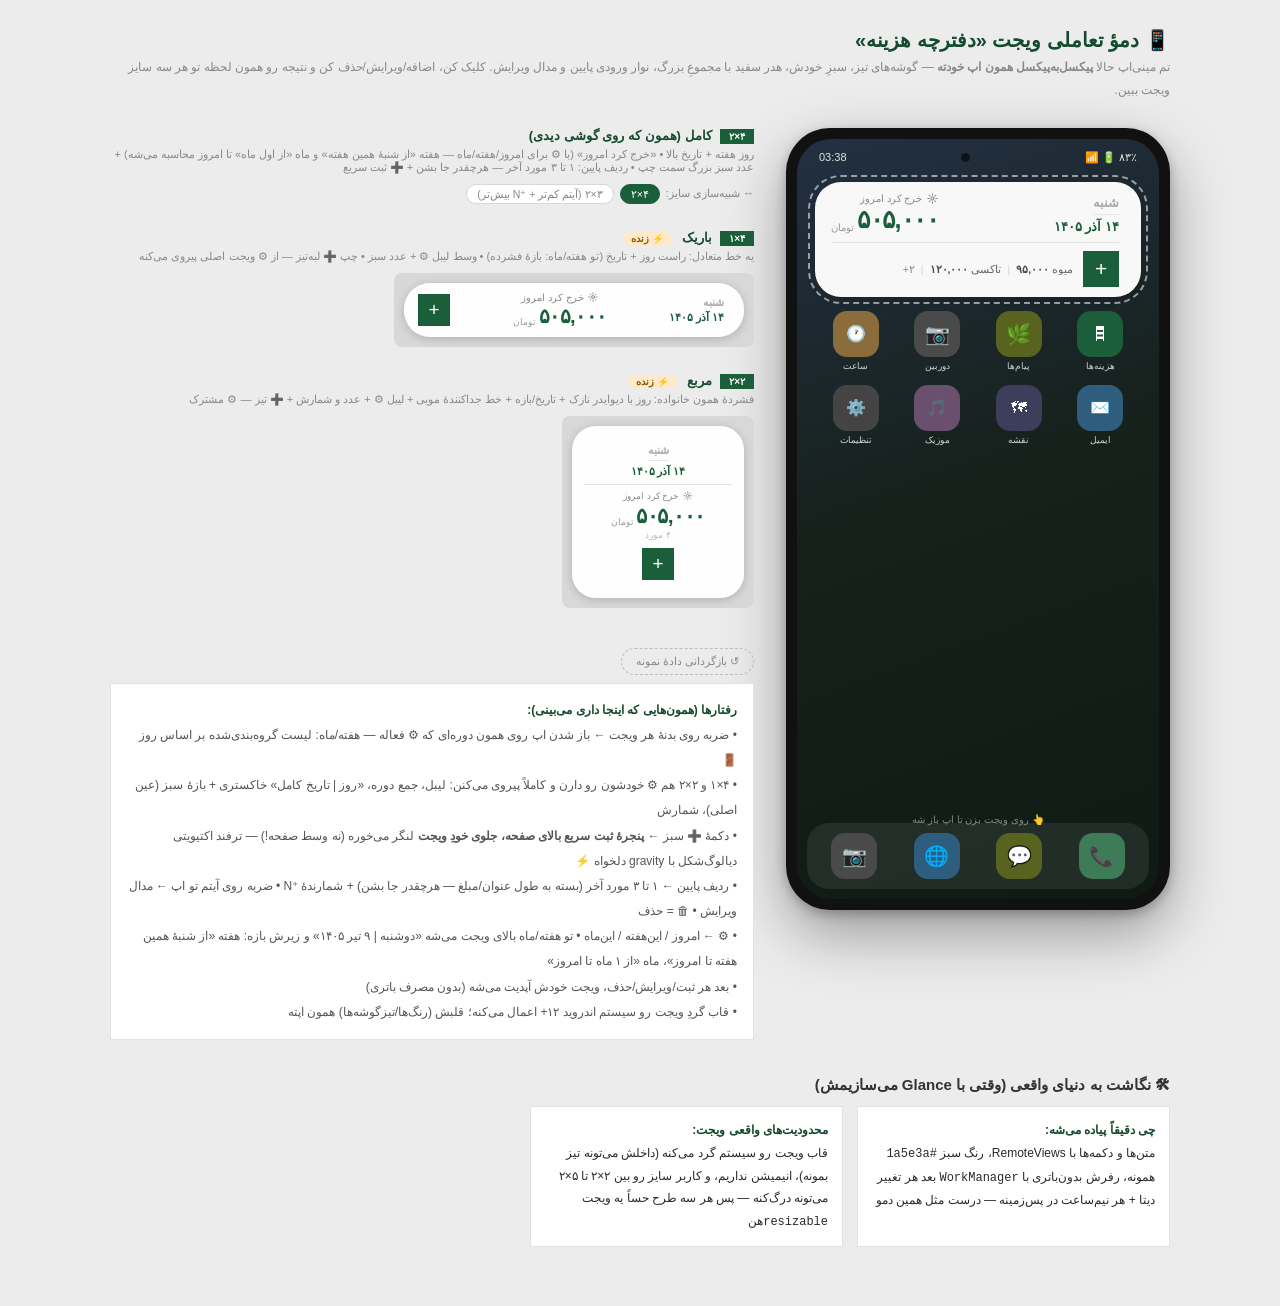
<file: docs/widget-mockup.html>
<!DOCTYPE html>
<html lang="fa" dir="rtl">
<head>
<meta charset="UTF-8">
<meta name="viewport" content="width=device-width, initial-scale=1.0">
<title>دمؤ تعاملی ویجت دفترچه هزینه</title>
<style>
  :root {
    --green: #1a5e3a;
    --green-dark: #144a2e;
    --border: #e2e2e2;
    --faint: #f4f4f4;
    --daybg: #fafafa;
    --dayb: #eeeeee;
    --appbg: #f2f2f2;
    --txt: #2a2a2a;
    --red: #d32f2f;
  }
  * { margin: 0; padding: 0; box-sizing: border-box }
  body {
    font-family: "Vazirmatn", "Segoe UI", Tahoma, sans-serif;
    background: #ececec;
    color: var(--txt);
    direction: rtl;
    padding: 28px 16px 60px;
  }
  .wrap { max-width: 1060px; margin: 0 auto }
  h1 { font-size: 20px; color: var(--green-dark); margin-bottom: 4px }
  .sub { font-size: 12px; color: #888; margin-bottom: 26px; line-height: 1.9 }
  .stage { display: flex; flex-wrap: wrap; gap: 32px; align-items: flex-start }

  /* ───── قاب گوشی ───── */
  .phone {
    width: 384px; flex-shrink: 0;
    background: #111; border-radius: 44px;
    padding: 11px;
    box-shadow: 0 24px 60px rgba(0,0,0,.35), 0 4px 12px rgba(0,0,0,.25);
  }
  .screen {
    background: linear-gradient(160deg, #233042 0%, #16211c 45%, #0f1a14 100%);
    border-radius: 34px; overflow: hidden;
    height: 760px; position: relative;
    display: flex; flex-direction: column;
  }
  .status {
    display: flex; justify-content: space-between; align-items: center;
    color: #dfe6e2; font-size: 11px; padding: 12px 22px 4px; direction: ltr;
  }
  .status .dot { width: 9px; height: 9px; background: #0c1512; border-radius: 50%; margin: auto }
  .homepad { flex: 1; padding: 14px 18px; display: flex; flex-direction: column; gap: 14px }
  .appsrow { display: flex; justify-content: space-around; }
  .appic { width: 46px; height: 46px; border-radius: 14px; display: flex; align-items: center; justify-content: center; font-size: 20px; color: #fff }
  .appsrow .lb { font-size: 8.5px; color: #cfd8d3; text-align: center; margin-top: 4px }

  /* ───── ویجت ۴×۲ (داخل گوشی) ───── */
  .widget {
    background: rgba(255,255,255,.97);
    border-radius: 26px; /* سیستم اندروید اعمال می‌کنه */
    padding: 11px 22px 10px 16px; /* فاصلهٔ بیشتر از قاب گرد، سمت راست */
    position: relative;
    box-shadow: 0 2px 10px rgba(0,0,0,.18);
    cursor: pointer;
  }
  .widget.pulse { outline: 2px dashed rgba(255,255,255,.55); outline-offset: 5px; animation: p 2.4s ease-in-out infinite }
  @keyframes p { 50% { outline-color: rgba(255,255,255,.15) } }
  .w-top { display: flex; justify-content: space-between; align-items: center }
  .w-day { text-align: right }
  .w-day .wd1 {
    display: inline-block;
    font-size: 13px; font-weight: 700; color: #aaa;
    border-bottom: 1px solid #e6e6e6; padding-bottom: 4px; margin-bottom: 4px;
  }
  .wdx { color: #dcdcdc; margin: 0 6px; font-weight: 400 }  /* «|» بین روز و تاریخ — هر سه ویجت گرفتار نشن */
  .w-day .wd2 { font-size: 13px; font-weight: 700; color: var(--green); white-space: nowrap }
  .w-hero { text-align: right }
  .w-hero .wh-lab { display: flex; align-items: center; gap: 5px; font-size: 10px; color: #888; margin-bottom: 2px }
  .w-gear {
    border: none; background: none; padding: 0; cursor: pointer; color: #888;
    display: flex; align-items: center; justify-content: center; line-height: 0; font-family: inherit;
  }
  .w-gear:hover { color: var(--green) }
  .w-gear svg { width: 11px; height: 11px; display: block }
  .wh-amt { line-height: 1.1 }
  .wh-amt b { font-size: 25px; font-weight: 900; color: var(--green); letter-spacing: -.5px }
  .wh-amt .tm { font-size: 9.5px; color: #999; margin-right: 3px; position: relative; top: 3px; font-weight: 400 }
  .w-bot {
    display: flex; align-items: center; gap: 10px;
    border-top: 1px solid #e2e2e2; margin-top: 8px; padding-top: 8px;
  }
  .w-plus {
    width: 36px; height: 36px; background: var(--green); color: #fff; border: none;
    font-size: 21px; font-weight: 300; font-family: inherit; cursor: pointer; flex-shrink: 0;
    display: flex; align-items: center; justify-content: center; line-height: 1; border-radius: 0;
  }
  .w-plus:active { background: var(--green-dark) }
  .w-items {
    flex: 1; min-width: 0; display: flex; align-items: center;
    white-space: nowrap; overflow: hidden;
    font-size: 10.5px; color: #666; min-height: 20px;
  }
  .w-items .wi { overflow: hidden; text-overflow: ellipsis }
  .w-items .wi b { color: #4d4d4d; font-weight: 600 }
  .w-items .sep { color: #d2d2d2; margin: 0 6px; flex-shrink: 0 }
  .w-items .wn { color: #888; flex-shrink: 0; unicode-bidi: isolate }

  /* سایز واکنش‌گرا (شبیه‌سازی ۳×۲) */
  .widget.small { width: 74% }
  .widget.small .w-day .wd1, .widget.small .w-day .wd2 { font-size: 11.5px }  /* تو عرض ۷۴٪ بازه به عدد نچسبه */
  .szdemo { margin-top: 8px; font-size: 11px; color: #888; display: flex; gap: 6px; align-items: center }
  .szbtn { border: 1px solid #d8d8d8; background: #fff; border-radius: 14px; padding: 3px 10px; font-family: inherit; font-size: 10.5px; color: #888; cursor: pointer }
  .szbtn.on { background: var(--green); border-color: var(--green); color: #fff }

  /* پاپ‌آپ تنظیمات ویجت (امروز/هفته/ماه) */
  .sov {
    display: none; position: absolute; inset: 0; z-index: 16;
    background: rgba(15,24,19,.30); border-radius: 34px;
  }
  .sov.show { display: block }
  .spop {
    position: absolute; top: 108px; right: 18px; width: 196px;
    background: #fff; border: 1px solid var(--border);
    box-shadow: 0 10px 34px rgba(0,0,0,.35);
    animation: qin .18s ease; transform-origin: 100% 0;
  }
  .sp-hd { background: var(--green); color: #fff; font-size: 11px; font-weight: 700; padding: 8px 12px; display: flex; justify-content: space-between; align-items: center }
  .sp-opt {
    display: flex; align-items: center; justify-content: space-between; width: 100%;
    padding: 10px 12px; border: none; border-top: 1px solid #f0f0f0; background: #fff;
    font-family: inherit; font-size: 12px; color: #555; cursor: pointer; text-align: right;
  }
  .sp-opt:first-of-type { border-top: none }
  .sp-opt:hover { background: #f6faf8 }
  .sp-opt.on { color: var(--green); font-weight: 700 }
  .sp-opt .tick { color: var(--green); font-size: 12px; visibility: hidden }
  .sp-opt.on .tick { visibility: visible }

  .homehint { position: absolute; bottom: 74px; right: 0; left: 0; text-align: center; font-size: 10px; color: #7d8a83; z-index: 1 }
  .dock { display: flex; justify-content: space-around; background: rgba(255,255,255,.08); margin: 0 10px 10px; border-radius: 22px; padding: 10px 6px; z-index: 1 }

  /* ═════ مینی‌اپ — کپی پیکسلی اپ واقعی ═════ */
  .appscreen {
    position: absolute; inset: 0; background: var(--appbg); z-index: 20;
    display: flex; flex-direction: column; border-radius: 34px; overflow: hidden;
    transform: translateY(105%); transition: transform .35s cubic-bezier(.2,.8,.2,1);
  }
  .appscreen.open { transform: translateY(0) }

  /* نوار کرومِ دمو (بخشی از اپ نیست) */
  .demobar {
    background: #dfe3e6; height: 26px; flex-shrink: 0;
    display: flex; align-items: center; justify-content: space-between;
    padding: 0 10px; font-size: 9px; color: #8a94a0; cursor: pointer;
  }
  .demobar:hover { color: var(--green) }
  .demobar b { font-weight: 400 }
  .demobar span { background: rgba(0,0,0,.06); padding: 1px 7px }

  .r-hwrap { margin: 12px 12px 0; border-left: 1px solid var(--border); border-right: 1px solid var(--border); flex-shrink: 0 }
  .r-hdr { background: #fff; padding: 16px 16px 12px }
  .r-total { text-align: center; color: #777; font-size: 12px }
  .r-total b { font-size: 26px; color: var(--green); font-weight: 900; display: block; margin-top: 2px }
  .r-total b .tm { font-size: 11px; font-weight: 400; color: #aaa; position: relative; top: 3px; margin-right: 3px }
  .r-info { text-align: center; font-size: 10px; color: #bbb; margin-top: 6px; min-height: 14px }

  .r-list {
    flex: 1; overflow-y: auto; min-height: 0;
    background: #fff; margin: 0 12px;
    border: 1px solid var(--border); border-top: none;
    padding: 10px 14px;
  }
  .r-day-hdr {
    display: flex; justify-content: space-between; align-items: center;
    padding: 7px 12px; background: var(--daybg); border: 1px solid var(--dayb);
    font-size: 12px; font-weight: 600; margin-bottom: 0;
  }
  .r-day-hdr .d { color: var(--green); font-weight: 700 }
  .r-day-hdr .p { color: #aaa; font-size: 11px; font-weight: 500 }
  .r-list .r-day-hdr { margin-top: 10px }      /* گروه‌های پشت‌سرِهم (نمای هفته/ماه) */
  .r-list .r-day-hdr:first-child { margin-top: 0 }
  .it {
    display: flex; align-items: center; gap: 6px;
    padding: 10px 12px; border-bottom: 1px solid var(--faint);
    cursor: pointer;
  }
  .it:last-child { border-bottom: none }
  .it:active { background: #fafafa }
  .it .t { flex: 1; font-size: 14px; font-weight: 600; color: var(--txt); overflow: hidden; text-overflow: ellipsis; white-space: nowrap }
  .it .pr { font-size: 14px; font-weight: 700; color: var(--green); white-space: nowrap }
  .it .pr .tm { font-size: 9px; font-weight: 400; color: #bbb; margin-right: 2px; position: relative; top: 2px }
  .it .del {
    flex-shrink: 0; width: 28px; height: 28px; border: none; background: transparent;
    font-size: 12px; cursor: pointer; display: flex; align-items: center; justify-content: center;
    color: #d0d0d0; transition: color .15s; font-family: inherit;
  }
  .it .del:hover { color: var(--red) }
  .it.nflash { animation: nfl .65s ease }
  @keyframes nfl { 0% { background: #edf7f0 } 100% { background: transparent } }
  .r-empty { text-align: center; color: #c5c5c5; font-size: 13px; padding: 48px 0 }
  .r-empty span { font-size: 42px; display: block; margin-bottom: 10px; opacity: .5 }

  .r-inp {
    flex-shrink: 0; background: #fff;
    border: 1px solid var(--border); border-top: none;
    margin: 0 12px 12px; padding: 10px 16px 14px;
    display: flex; gap: 8px; align-items: center;
  }
  .r-inp input {
    flex: 1; min-width: 0; padding: 12px 10px; height: 46px;
    border: 1px solid var(--border); font-size: 13px; font-family: inherit;
    background: #fafafa; outline: none; text-align: right; color: #333;
  }
  .r-inp input::placeholder { color: #ccc }
  .r-inp input:focus { border-color: var(--green); background: #fff }
  .r-inp input.err { border-color: var(--red); animation: shake .3s }
  @keyframes shake { 25% { transform: translateX(3px) } 75% { transform: translateX(-3px) } }
  .r-inp button {
    width: 46px; height: 46px; border: none; background: var(--green); color: #fff;
    font-size: 26px; font-family: inherit; cursor: pointer; flex-shrink: 0;
    display: flex; align-items: center; justify-content: center; line-height: 1;
  }
  .r-inp button:active { background: var(--green-dark) }
  .r-ft { text-align: center; font-size: 9px; color: #b3bab4; padding: 0 8px 10px; flex-shrink: 0 }

  /* مُدال ویرایش — کپی .ov/.pop اپ */
  .emo {
    display: none; position: absolute; inset: 0; z-index: 30;
    align-items: center; justify-content: center;
    background: rgba(20,30,25,.25); padding: 20px;
  }
  .emo.show { display: flex }
  .epop {
    background: #fff; border: 1px solid var(--border); padding: 20px;
    width: 310px; max-width: 100%; box-shadow: 0 2px 20px rgba(0,0,0,.08);
  }
  .epop h3 { font-size: 15px; color: #333; margin-bottom: 12px }
  .epop label { display: block; font-size: 11px; color: #888; margin: 8px 0 4px }
  .epop input {
    width: 100%; padding: 10px; border: 1px solid var(--border);
    font-size: 13px; font-family: inherit; background: #fafafa; outline: none; text-align: right; color: #333;
  }
  .epop input:focus { border-color: var(--green); background: #fff }
  .epop .ebtns { display: flex; gap: 8px; margin-top: 14px }
  .epop .ebtns button {
    flex: 1; padding: 11px; border: 1px solid var(--border); background: #fff;
    font-size: 13px; font-family: inherit; cursor: pointer; color: #666;
  }
  .epop .ebtns .save { background: var(--green); color: #fff; border-color: var(--green) }
  .epop .ebtns .kill { color: var(--red); border-color: var(--red); flex: 0 0 78px }

  /* پاپ‌آپ ثبت سریع — لنگردار به جایگاه ویجت (مثل دیالوگ با gravity سفارشی) */
  .qov {
    display: none; position: absolute; inset: 0; z-index: 15;
    background: rgba(15,24,19,.30); border-radius: 34px;
  }
  .qov.show { display: block }
  .qpop {
    position: absolute; top: 150px; left: 18px; right: 18px;
    background: #fff; border: 1px solid var(--border);
    box-shadow: 0 10px 34px rgba(0,0,0,.35);
    animation: qin .18s ease; transform-origin: 88% 0;
  }
  @keyframes qin { from { transform: scale(.9,.7); opacity: 0 } }
  .qpop::before {
    content: ""; position: absolute; top: -7px; right: 30px;
    width: 14px; height: 14px; background: var(--green); transform: rotate(45deg);
  }
  .qp-hd { background: var(--green); color: #fff; font-size: 12px; font-weight: 700; padding: 9px 12px; display: flex; justify-content: space-between; align-items: center }
  .qp-x { background: none; border: none; color: rgba(255,255,255,.85); cursor: pointer; font-size: 12px; font-family: inherit; padding: 0 2px }
  .qp-row { display: flex; gap: 6px; padding: 10px; align-items: center }
  .qp-row input {
    flex: 1; min-width: 0; height: 40px; padding: 8px 10px;
    border: 1px solid var(--border); font-size: 13px; font-family: inherit;
    background: #fafafa; outline: none; text-align: right; color: #333;
  }
  .qp-row input::placeholder { color: #ccc }
  .qp-row input:focus { border-color: var(--green); background: #fff }
  .qp-row input.err { border-color: var(--red); animation: shake .3s }
  .qp-row button {
    width: 40px; height: 40px; border: none; background: var(--green); color: #fff;
    font-size: 24px; font-weight: 300; font-family: inherit; cursor: pointer; flex-shrink: 0;
    display: flex; align-items: center; justify-content: center; line-height: 1;
  }
  .qp-row button:active { background: var(--green-dark) }
  .qp-ft { font-size: 9px; color: #aaa; padding: 0 12px 10px; text-align: center }

  .flash { animation: fl .55s ease }
  @keyframes fl { 0% { color: var(--green) } }

  /* ───── سایزهای دیگر ویجت ───── */
  .opts { flex: 1; min-width: 320px }
  .opt { margin-bottom: 26px }
  .opt h3 { font-size: 13px; color: var(--green-dark); margin-bottom: 4px }
  .opt .d { font-size: 11px; color: #888; margin-bottom: 10px }
  .frame { display: inline-block; padding: 10px; background: #d8d8d8; border-radius: 8px }
  .frame.slim { width: 100%; max-width: 360px }
  .live { display: inline-block; background: #ffe9c9; color: #8a5a00; font-size: 9.5px; border-radius: 20px; padding: 1px 8px; margin-right: 6px; vertical-align: middle }

  /* ۴×۱ باریک — همون زبانِ ویجتِ داخل گوشی */
  .w1 {
    background: rgba(255,255,255,.97); border-radius: 26px; /* قاب رو سیستم می‌گه */
    padding: 9px 20px 9px 14px;
    display: flex; align-items: center; justify-content: space-between; gap: 12px;
    box-shadow: 0 2px 10px rgba(0,0,0,.18); width: 100%; cursor: pointer;
  }
  .w1 .w1-day { text-align: right; line-height: 1.4; flex-shrink: 0; white-space: nowrap }
  .w1 .w1-day .d1 { display: block; font-size: 11px; font-weight: 700; color: #aaa }
  .w1 .w1-day .d2 { display: block; font-size: 10.5px; font-weight: 700; color: var(--green) }  /* بازهٔ فشرده هم جا بشه */
  .w1 .w1-hero { text-align: center; flex: 1; min-width: 0 }
  .w1 .w1-hero .lab { font-size: 9.5px; color: #888; display: flex; align-items: center; justify-content: center; gap: 4px; margin-bottom: 1px }
  .w1 .w-gear svg { width: 10px; height: 10px }
  .w1 .w1-hero .amt { white-space: nowrap }
  .w1 .w1-hero .amt b { font-size: 20px; font-weight: 900; color: var(--green); letter-spacing: -.5px }
  .w1 .w1-hero .amt .tm { font-size: 9px; color: #999; margin-right: 3px; position: relative; top: 2px; font-weight: 400 }
  .w1 .add {
    width: 32px; height: 32px; background: var(--green); color: #fff; border: none;
    font-size: 19px; font-weight: 300; font-family: inherit; cursor: pointer; flex-shrink: 0;
    display: flex; align-items: center; justify-content: center; line-height: 1; border-radius: 0;
  }
  .w1 .add:active { background: var(--green-dark) }
  /* ۲×۲ مربع — فشردهٔ همون خانواده */
  .w2 {
    background: rgba(255,255,255,.97); border-radius: 24px;
    width: 172px; height: 172px; padding: 12px;
    display: flex; flex-direction: column; align-items: center; justify-content: center; gap: 3px;
    text-align: center; box-shadow: 0 2px 10px rgba(0,0,0,.18); cursor: pointer;
  }
  .w2 .w2-day { display: inline-block; font-size: 11px; font-weight: 700; color: #aaa; border-bottom: 1px solid #e6e6e6; padding-bottom: 3px; margin-bottom: 1px; white-space: nowrap }
  .w2 .w2-date { font-size: 10.5px; font-weight: 700; color: var(--green); white-space: nowrap }
  .w2 .w2-rule { width: 100%; height: 1px; background: #e2e2e2; margin: 4px 0 2px }  /* جداکنندهٔ مویی مثل w-bot */
  .w2 .w2-lab { font-size: 9px; color: #888; margin-top: 1px; display: flex; align-items: center; justify-content: center; gap: 4px }
  .w2 .w-gear svg { width: 9.5px; height: 9.5px }
  .w2 .w2-amt { line-height: 1.1; white-space: nowrap }
  .w2 .w2-amt b { font-size: 21px; font-weight: 900; color: var(--green); letter-spacing: -.5px }
  .w2 .w2-amt .tm { font-size: 8.5px; color: #999; margin-right: 2px; position: relative; top: 2px; font-weight: 400 }
  .w2 .w2-cnt { font-size: 8.5px; color: #bbb }
  .w2 .add {
    width: 32px; height: 32px; margin-top: 5px; background: var(--green); color: #fff; border: none;
    font-size: 19px; font-weight: 300; font-family: inherit; cursor: pointer; flex-shrink: 0;
    display: flex; align-items: center; justify-content: center; line-height: 1; border-radius: 0;
  }
  .w2 .add:active { background: var(--green-dark) }

  .rst {
    margin-top: 14px; background: none; border: 1px dashed #bbb; color: #888;
    font-family: inherit; font-size: 11px; border-radius: 20px; padding: 6px 14px; cursor: pointer;
  }
  .rst:hover { border-color: var(--green); color: var(--green) }

  .note {
    background: #fff; border: 1px solid var(--border);
    padding: 14px 16px; font-size: 12px; line-height: 2.1; color: #555; margin-top: 8px;
  }
  .note code { background: #f0f0f0; padding: 1px 6px; font-size: 11px; font-family: inherit; color: var(--green-dark) }
  .tag { display:inline-block; background:var(--green); color:#fff; font-size:10px; padding:2px 9px; margin-left:5px }
  h2 { font-size: 15px; color: #333; margin: 36px 0 12px }
  .grid2 { display: grid; grid-template-columns: 1fr 1fr; gap: 14px; max-width: 640px }
  @media (max-width: 560px) { .grid2 { grid-template-columns: 1fr } }
  .cell { background:#fff; border:1px solid var(--border); padding:12px 14px; font-size:12px; line-height:1.9 }
  .cell b { color: var(--green-dark) }
</style>
</head>
<body>
<div class="wrap">
  <h1>📱 دمؤ تعاملی ویجت «دفترچه هزینه»</h1>
  <div class="sub">تم مینی‌اپ حالا <b>پیکسل‌به‌پیکسل همون اپ خودته</b> — گوشه‌های تیز، سبزِ خودش، هدر سفید با مجموعِ بزرگ، نوار ورودی پایین و مدال ویرایش. کلیک کن، اضافه/ویرایش/حذف کن و نتیجه رو همون لحظه تو هر سه سایز ویجت ببین.</div>

  <div class="stage">
    <!-- ═══════ گوشی ═══════ -->
    <div class="phone">
      <div class="screen">
        <div class="status">
          <span id="clock">--:--</span><span class="dot"></span><span>📶 🔋 ۸۳٪</span>
        </div>
        <div class="homepad">
          <!-- ویجت ۴×۲ -->
          <div class="widget pulse" id="widget42">
            <div class="w-top">
              <div class="w-day">
                <div class="wd1" id="wDayName">…</div>
                <div class="wd2" id="wDate">…</div>
              </div>
              <div class="w-hero">
                <div class="wh-lab"><button class="w-gear" id="wGear" aria-label="تنظیمات نمایش"><svg viewBox="0 0 24 24" fill="none" stroke="currentColor" stroke-width="2.2" stroke-linecap="round"><circle cx="12" cy="12" r="3.4"/><path d="M12 1.8v3M12 19.2v3M1.8 12h3M19.2 12h3M5 5l2.1 2.1M16.9 16.9 19 19M19 5l-2.1 2.1M7.1 16.9 5 19"/></svg></button><span id="wLab">خرج کرد امروز</span></div>
                <div class="wh-amt"><b id="wTotal">۰</b><span class="tm">تومان</span></div>
              </div>
            </div>
            <div class="w-bot">
              <button class="w-plus" id="wAddBtn" aria-label="ثبت سریع هزینه">+</button>
              <div class="w-items" id="wItems">…</div>
            </div>
          </div>

          <div class="appsrow">
            <div><div class="appic" style="background:#1a5e3a"><i style="width:16px;height:21px;background:transparent;display:block;position:relative"><s style="position:absolute;inset:3px 4px;background:#fff;display:block"></s><s style="position:absolute;top:7px;right:5px;left:5px;height:2px;background:#1a5e3a;display:block;box-shadow:0 4.5px 0 #1a5e3a,0 9px 0 #1a5e3a"></s></i></div><div class="lb">هزینه‌ها</div></div>
            <div><div class="appic" style="background:#586320">🌿</div><div class="lb">پیام‌ها</div></div>
            <div><div class="appic" style="background:#4a4a4a">📷</div><div class="lb">دوربین</div></div>
            <div><div class="appic" style="background:#8a6d3b; font-size:16px">🕐</div><div class="lb">ساعت</div></div>
          </div>
          <div class="appsrow">
            <div><div class="appic" style="background:#2f5d7d; font-size:16px">✉️</div><div class="lb">ایمیل</div></div>
            <div><div class="appic" style="background:#3d3d5c; font-size:16px">🗺</div><div class="lb">نقشه</div></div>
            <div><div class="appic" style="background:#6b4f6e; font-size:16px">🎵</div><div class="lb">موزیک</div></div>
            <div><div class="appic" style="background:#444; font-size:16px">⚙️</div><div class="lb">تنظیمات</div></div>
          </div>
        </div>
        <div class="homehint">👆 روی ویجت بزن تا اپ باز شه</div>
        <div class="dock">
          <div class="appic" style="background:#3e7c57">📞</div>
          <div class="appic" style="background:#586320">💬</div>
          <div class="appic" style="background:#2f5d7d">🌐</div>
          <div class="appic" style="background:#4a4a4a">📷</div>
        </div>

        <!-- ═════ پاپ‌آپ ثبت سریع (روی صفحه‌خونه — مثل اکتیویتی دیالوگ‌شکل) ═════ -->
        <div class="qov" id="qov">
          <div class="qpop">
            <div class="qp-hd">ثبت سریع هزینه<button class="qp-x" id="qpX" title="بستن">✕</button></div>
            <div class="qp-row">
              <input id="qT" type="text" placeholder="عنوان هزینه" autocomplete="off">
              <input id="qP" type="text" placeholder="مبلغ" inputmode="numeric" autocomplete="off" style="flex:0 0 84px">
              <button id="qAdd" type="button" aria-label="ثبت">+</button>
            </div>
            <div class="qp-ft">بلافاصله ثبت می‌شه و ویجت همونجا آپدیت می‌شه ⚡</div>
          </div>
        </div>

        <!-- ═════ تنظیمات ویجت (دورهٔ نمایش) ═════ -->
        <div class="sov" id="sov">
          <div class="spop">
            <div class="sp-hd">نمایش ویجت<button class="qp-x" id="spX" title="بستن">✕</button></div>
            <button class="sp-opt on" data-m="day">خرج کرد امروز<span class="tick">✓</span></button>
            <button class="sp-opt" data-m="week">خرج کرد این هفته<span class="tick">✓</span></button>
            <button class="sp-opt" data-m="month">خرج کرد این ماه<span class="tick">✓</span></button>
          </div>
        </div>

        <!-- ═══════ مینی‌اپ — تم واقعی اپ ═══════ -->
        <div class="appscreen" id="appScreen">
          <div class="demobar" id="appClose" title="بستن دمو"><b>🎬 پیش‌نمایش زندهٔ اپ</b><span>✕ بستن (Esc)</span></div>
          <div class="r-hwrap">
            <div class="r-hdr">
              <div class="r-total"><span id="appTotalLab">مجموع امروز</span><b id="appTotal">۰</b></div>
              <div class="r-info" id="appInfo">…</div>
            </div>
          </div>
          <div class="r-list" id="appList"></div>
          <div class="r-inp">
            <input id="fTitle" type="text" placeholder="عنوان خرید" autocomplete="off">
            <input id="fPrice" type="text" placeholder="مبلغ (تومان)" inputmode="numeric" autocomplete="off" style="flex:0 0 108px">
            <button id="fAdd" type="button" aria-label="افزودن هزینه">+</button>
          </div>
          <div class="r-ft">نسخهٔ دمو — مینی‌اپ روی همون دوره‌ای باز می‌شه که ویجت نشون می‌ده (⚙) • داده‌ها روی همین مرورگر می‌مونن</div>
        </div>

        <!-- مُدال ویرایش (مثل اپ واقعی) -->
        <div class="emo" id="emo">
          <div class="epop">
            <h3>✏️ ویرایش</h3>
            <label for="eT">عنوان</label>
            <input type="text" id="eT">
            <label for="eP">قیمت (تومان)</label>
            <input type="text" id="eP" inputmode="numeric">
            <div class="ebtns">
              <button class="save" id="eSave" type="button">ذخیره</button>
              <button id="eCancel" type="button">انصراف</button>
              <button class="kill" id="eDel" type="button">🗑 حذف</button>
            </div>
          </div>
        </div>
      </div>
    </div>

    <!-- ═══════ سایزهای پیشنهادی (زنده) ═══════ -->
    <div class="opts">
      <div class="opt">
        <h3><span class="tag">۴×۲</span> کامل (همون که روی گوشی دیدی)</h3>
        <div class="d">روز هفته + تاریخ بالا • «خرج کرد امروز» (با ⚙ برای امروز/هفته/ماه — هفته «از شنبهٔ همین هفته» و ماه «از اول ماه» تا امروز محاسبه می‌شه) + عدد سبز بزرگ سمت چپ • ردیف پایین: ۱ تا ۳ مورد آخر — هرچقدر جا بشن + ➕ ثبت سریع</div>
        <div class="szdemo">↔ شبیه‌سازی سایز: <button class="szbtn on" id="szL">۴×۲</button><button class="szbtn" id="szS">۳×۲ (آیتم کم‌تر + ⁺N بیش‌تر)</button></div>
      </div>
      <div class="opt">
        <h3><span class="tag">۴×۱</span> باریک <span class="live">⚡ زنده</span></h3>
        <div class="d">یه خط متعادل: راست روز + تاریخ (تو هفته/ماه: بازهٔ فشرده) • وسط لیبل ⚙ + عدد سبز • چپ ➕ لبه‌تیز — از ⚙ ویجت اصلی پیروی می‌کنه</div>
        <div class="frame slim">
          <div class="w1" id="widget41">
            <div class="w1-day"><span class="d1" id="w1Day">…</span><span class="d2" id="w1Date">…</span></div>
            <div class="w1-hero"><span class="lab"><button class="w-gear" id="w1Gear" aria-label="تنظیمات نمایش"><svg viewBox="0 0 24 24" fill="none" stroke="currentColor" stroke-width="2.2" stroke-linecap="round"><circle cx="12" cy="12" r="3.4"/><path d="M12 1.8v3M12 19.2v3M1.8 12h3M19.2 12h3M5 5l2.1 2.1M16.9 16.9 19 19M19 5l-2.1 2.1M7.1 16.9 5 19"/></svg></button><span id="w1Lab">خرج کرد امروز</span></span><span class="amt"><b id="w1Amt">۰</b><span class="tm">تومان</span></span></div>
            <button class="add" id="w1Add" aria-label="ثبت سریع هزینه">+</button>
          </div>
        </div>
      </div>
      <div class="opt">
        <h3><span class="tag">۲×۲</span> مربع <span class="live">⚡ زنده</span></h3>
        <div class="d">فشردهٔ همون خانواده: روز با دیوایدر نازک + تاریخ/بازه + خط جداکنندهٔ مویی + لیبل ⚙ + عدد و شمارش + ➕ تیز — ⚙ مشترک</div>
        <div class="frame">
          <div class="w2" id="widget22">
            <span class="w2-day" id="w2Day">…</span>
            <span class="w2-date" id="w2Date">…</span>
            <div class="w2-rule"></div>
            <span class="w2-lab"><button class="w-gear" id="w2Gear" aria-label="تنظیمات نمایش"><svg viewBox="0 0 24 24" fill="none" stroke="currentColor" stroke-width="2.2" stroke-linecap="round"><circle cx="12" cy="12" r="3.4"/><path d="M12 1.8v3M12 19.2v3M1.8 12h3M19.2 12h3M5 5l2.1 2.1M16.9 16.9 19 19M19 5l-2.1 2.1M7.1 16.9 5 19"/></svg></button><span id="w2Lab">خرج کرد امروز</span></span>
            <span class="w2-amt"><b id="w2Amt">۰</b><span class="tm">تومان</span></span>
            <span class="w2-cnt" id="w2Count">۰ مورد</span>
            <button class="add" id="w2Add" aria-label="ثبت سریع هزینه">+</button>
          </div>
        </div>
      </div>
      <button class="rst" id="resetDemo" title="پاک‌کردن داده‌های دمو و برگشت به نمونهٔ اولیه">↺ بازگردانی دادهٔ نمونه</button>
      <div class="note">
        <b style="color:var(--green-dark)">رفتارها (همون‌هایی که اینجا داری می‌بینی):</b><br>
        • ضربه روی بدنهٔ هر ویجت ← باز شدن اپ روی همون دوره‌ای که ⚙ فعاله — هفته/ماه: لیست گروه‌بندی‌شده بر اساس روز 🚪<br>
        • ۴×۱ و ۲×۲ هم ⚙ خودشون رو دارن و کاملاً پیروی می‌کنن: لیبل، جمع دوره، «روز | تاریخ کامل» خاکستری + بازهٔ سبز (عین اصلی)، شمارش<br>
        • دکمهٔ ➕ سبز ← <b>پنجرهٔ ثبت سریع بالای صفحه، جلوی خودِ ویجت</b> لنگر می‌خوره (نه وسط صفحه!) — ترفند اکتیویتی دیالوگ‌شکل با gravity دلخواه ⚡<br>
        • ردیف پایین ← ۱ تا ۳ مورد آخر (بسته به طول عنوان/مبلغ — هرچقدر جا بشن) + شمارندهٔ ⁺N • ضربه روی آیتم تو اپ ← مدال ویرایش • 🗑 = حذف<br>
        • ⚙ ← امروز / این‌هفته / این‌ماه • تو هفته/ماه بالای ویجت می‌شه «دوشنبه | ۹ تیر ۱۴۰۵» و زیرش بازه: هفته «از شنبهٔ همین هفته تا امروز»، ماه «از ۱ ماه تا امروز»<br>
        • بعد هر ثبت/ویرایش/حذف، ویجت خودش آپدیت می‌شه (بدون مصرف باتری)<br>
        • قاب گردِ ویجت رو سیستم اندروید ۱۲+ اعمال می‌کنه؛ قلبش (رنگ‌ها/تیزگوشه‌ها) همون اپته
      </div>
    </div>
  </div>

  <h2>🛠 نگاشت به دنیای واقعی (وقتی با Glance می‌سازیمش)</h2>
  <div class="grid2">
    <div class="cell"><b>چی دقیقاً پیاده می‌شه:</b><br>متن‌ها و دکمه‌ها با RemoteViews، رنگ سبز <code>#1a5e3a</code> همونه، رفرش بدون‌باتری با <code>WorkManager</code> بعد هر تغییر دیتا + هر نیم‌ساعت در پس‌زمینه — درست مثل همین دمو</div>
    <div class="cell"><b>محدودیت‌های واقعی ویجت:</b><br>قاب ویجت رو سیستم گرد می‌کنه (داخلش می‌تونه تیز بمونه)، انیمیشن نداریم، و کاربر سایز رو بین ۲×۲ تا ۵×۲ می‌تونه درگ‌کنه — پس هر سه طرح حساً یه ویجت <code>resizable</code>‌هن</div>
  </div>
</div>

<script>
(function () {
  // ───── ابزارهای اعداد فارسی (همون‌های اپ واقعی) ─────
  var PERSIAN_DIGITS = ['۰', '۱', '۲', '۳', '۴', '۵', '۶', '۷', '۸', '۹'];
  function toPersianDigits(n) { return String(n).replace(/\d/g, function (d) { return PERSIAN_DIGITS[+d] }) }
  function formatNumber(n) { return n ? toPersianDigits(n.toLocaleString('en-US')) : '۰' }
  function parsePrice(s) {
    var e = String(s).replace(/[۰-۹]/g, function (d) { return String('۰۱۲۳۴۵۶۷۸۹'.indexOf(d)) });
    return parseInt(e.replace(/[٬,\s]/g, '')) || 0
  }
  function formatPriceInput(v) {
    var e = v.replace(/[۰-۹]/g, function (d) { return String('۰۱۲۳۴۵۶۷۸۹'.indexOf(d)) });
    e = e.replace(/[٬,\s]/g, '');
    if (!e) return '';
    var n = parseInt(e);
    if (isNaN(n) || n <= 0) return v;
    return toPersianDigits(n.toLocaleString('en-US'))
  }

  // ───── تاریخ شمسی (همون الگوریتم اپ) ─────
  function gregorianToJalali(y, m, d) {
    var g = [0, 31, 59, 90, 120, 151, 181, 212, 243, 273, 304, 334];
    var y2 = (m > 2) ? y + 1 : y;
    var days = 355666 + 365 * y + Math.floor((y2 + 3) / 4) - Math.floor((y2 + 99) / 100) +
      Math.floor((y2 + 399) / 400) + d + g[m - 1];
    var jy = -1595 + 33 * Math.floor(days / 12053);
    days %= 12053;
    jy += 4 * Math.floor(days / 1461);
    days %= 1461;
    if (days > 365) { jy += Math.floor((days - 1) / 365); days = (days - 1) % 365 }
    var jm, jd;
    if (days < 186) { jm = 1 + Math.floor(days / 31); jd = 1 + days % 31 }
    else { jm = 7 + Math.floor((days - 186) / 30); jd = 1 + (days - 186) % 30 }
    return { y: jy, m: jm, d: jd }
  }
  function jalaliToGregorian(y, m, d) {
    y += 1595;
    var days = -355668 + 365 * y + Math.floor(y / 33) * 8 + Math.floor(((y % 33) + 3) / 4) + d;
    if (m < 7) days += (m - 1) * 31;
    else days += (m - 7) * 30 + 186;
    var gy = 400 * Math.floor(days / 146097);
    days %= 146097;
    if (days > 36524) {
      gy += 100 * Math.floor(--days / 36524);
      days %= 36524;
      if (days >= 365) days++
    }
    gy += 4 * Math.floor(days / 1461);
    days %= 1461;
    if (days > 365) {
      gy += Math.floor((days - 1) / 365);
      days = (days - 1) % 365
    }
    var gd = days + 1;
    var sal_a = [0, 31, ((gy % 4 === 0 && gy % 100 !== 0) || (gy % 400 === 0)) ? 29 : 28, 31, 30, 31, 30, 31, 31, 30, 31, 30, 31];
    var gm = 0;
    while (gm < 13 && gd > sal_a[gm]) { gd -= sal_a[gm]; gm++ }
    return { y: gy, m: gm, d: gd }
  }
  function jalaliYearLength(jy) {   // ۳۶۵ یا ۳۶۶ (کبیسه) — با همون مبدل خودمون
    var a = jalaliToGregorian(jy, 1, 1), b = jalaliToGregorian(jy + 1, 1, 1);
    return Math.round((Date.UTC(b.y, b.m - 1, b.d) - Date.UTC(a.y, a.m - 1, a.d)) / 86400000)
  }
  function jalaliMonthLength(jy, jm) {
    if (jm <= 6) return 31;                                 // شش‌ماههٔ اول: ۳۱ روز
    if (jm <= 11) return 30;                                // مهر تا بهمن: ۳۰ روز
    return jalaliYearLength(jy) === 366 ? 30 : 29           // اسفند: ۲۹ (کبیسه ۳۰)
  }
  function shiftJalali(j, dd) {     // جابه‌جایی چندروزه روی تاریخ شمسی
    var g = jalaliToGregorian(j.y, j.m, j.d);
    var t = new Date(Date.UTC(g.y, g.m - 1, g.d) + dd * 86400000);
    return gregorianToJalali(t.getUTCFullYear(), t.getUTCMonth() + 1, t.getUTCDate())
  }
  function rangeText(a, b) {        // «از ۶ تیر تا ۹ تیر» — دو سرِ بازه با اسم ماه (خوانا)
    var A = 'از ' + toPersianDigits(a.d) + ' ' + JALALI_MONTHS[a.m - 1];
    if (a.y === b.y && a.m === b.m && a.d === b.d) return A + ' (امروز)';
    return A + ' تا ' + toPersianDigits(b.d) + ' ' + JALALI_MONTHS[b.m - 1]
  }
  function periodStart(info, m) {   // شروع دوره: هفته ← شنبهٔ همین هفته • ماه ← ۱ام — روز ← null
    m = m || mode;
    if (m === 'week') return shiftJalali(info.j, -WEEKDAY_FULL.indexOf(info.wd));
    if (m === 'month') return { y: info.j.y, m: info.j.m, d: 1 };
    return null
  }
  function modeRange(info, m) {     // خط دومِ ویجت اصلی: «از ۶ تیر تا ۹ تیر» (فقط هفته/ماه)
    var a = periodStart(info, m);
    return a ? rangeText(a, info.j) : null
  }
  function dnum(k) {
    var p = k.split('-');
    var g = jalaliToGregorian(+p[0], +p[1], +p[2]);
    return Math.round(Date.UTC(g.y, g.m - 1, g.d) / 86400000)
  }
  var JALALI_MONTHS = ['فروردین', 'اردیبهشت', 'خرداد', 'تیر', 'مرداد', 'شهریور', 'مهر', 'آبان', 'آذر', 'دی', 'بهمن', 'اسفند'];
  var WEEKDAY_FULL = ['شنبه', 'یکشنبه', 'دوشنبه', 'سه‌شنبه', 'چهارشنبه', 'پنجشنبه', 'جمعه'];
  function todayInfo() {
    var now = new Date();
    var j = gregorianToJalali(now.getFullYear(), now.getMonth() + 1, now.getDate());
    var dw = WEEKDAY_FULL[(now.getDay() + 1) % 7];
    return {
      j: j,
      wd: dw,
      key: j.y + '-' + j.m + '-' + j.d,
      dayMonth: dw + ' ' + toPersianDigits(j.d) + ' ' + JALALI_MONTHS[j.m - 1],
      short: toPersianDigits(j.d) + ' ' + JALALI_MONTHS[j.m - 1],
      dateYear: toPersianDigits(j.d) + ' ' + JALALI_MONTHS[j.m - 1] + ' ' + toPersianDigits(j.y),
      full: dw + ' ' + toPersianDigits(j.d) + ' ' + JALALI_MONTHS[j.m - 1] + ' ' + toPersianDigits(j.y)
    }
  }

  // ───── ذخیره‌سازی محلی ─────
  var LS = 'widget_demo_v1';
  function seed() {
    var specs = [
      [0, [['ناهار', 240000], ['قهوه', 50000], ['تاکسی', 120000], ['میوه', 95000]]],
      [1, [['صبحانه', 80000], ['شام', 180000]]],
      [2, [['سوپرمارکت', 450000]]],
      [9, [['اینترنت', 90000]]]
    ];
    var out = [], id = 1;
    specs.forEach(function (row) {
      var g = new Date();
      g.setDate(g.getDate() - row[0]);
      var j = gregorianToJalali(g.getFullYear(), g.getMonth() + 1, g.getDate());
      var dk = j.y + '-' + j.m + '-' + j.d;
      row[1].forEach(function (sp) { out.push({ id: id++, t: sp[0], p: sp[1], d: dk }) })
    });
    return out
  }
  var items = null;
  function load() {
    try { items = JSON.parse(localStorage.getItem(LS)) } catch (e) { items = null }
    if (!items) { items = seed(); save() }
  }
  function save() { try { localStorage.setItem(LS, JSON.stringify(items)) } catch (e) {} }
  function nextId() { return items.reduce(function (m, i) { return Math.max(m, i.id) }, 0) + 1 }
  function todayItems() { var k = todayInfo().key; return items.filter(function (i) { return i.d === k }) }

  // ───── دورهٔ نمایش ویجت (امروز/هفته/ماه) ─────
  var MODE_LABEL = { day: 'خرج کرد امروز', week: 'خرج کرد این هفته', month: 'خرج کرد این ماه' };
  var MODE_LABEL_APP = { day: 'مجموع امروز', week: 'مجموع این هفته', month: 'مجموع این ماه' };
  var mode = 'day';
  try { mode = localStorage.getItem('widget_demo_mode') || 'day' } catch (e) {}
  if (!MODE_LABEL[mode]) mode = 'day';
  function periodItems(m) {
    m = m || mode;
    if (m === 'month') {
      var t = todayInfo().j;
      return items.filter(function (i) { var p = i.d.split('-'); return +p[0] === t.y && +p[1] === t.m })
    }
    if (m === 'week') {   // هفتهٔ جاری: از شنبهٔ همین هفته تا امروز (نه ۷ روزِ متحرک)
      var tn = dnum(todayInfo().key), span = WEEKDAY_FULL.indexOf(todayInfo().wd);
      return items.filter(function (i) { var df = tn - dnum(i.d); return df >= 0 && df <= span })
    }
    return todayItems()
  }

  // ───── المان‌ها ─────
  var $ = function (id) { return document.getElementById(id) };
  var wDayName = $('wDayName'), wDate = $('wDate'), wTotal = $('wTotal'), wItems = $('wItems'),
      w1Lab = $('w1Lab'), w1Amt = $('w1Amt'), w1Day = $('w1Day'), w1Date = $('w1Date'),
      w2Lab = $('w2Lab'), w2Amt = $('w2Amt'), w2Day = $('w2Day'), w2Date = $('w2Date'), w2Count = $('w2Count'),
      appScreen = $('appScreen'), appInfo = $('appInfo'), appTotal = $('appTotal'),
      appList = $('appList'),
      fTitle = $('fTitle'), fPrice = $('fPrice'), fAdd = $('fAdd'),
      emo = $('emo'), eT = $('eT'), eP = $('eP'), eSave = $('eSave'), eCancel = $('eCancel'), eDel = $('eDel');

  function esc(s) { return String(s).replace(/&/g, '&amp;').replace(/</g, '&lt;').replace(/>/g, '&gt;').replace(/"/g, '&quot;') }
  function priceHtml(p) { return formatNumber(p) + '<span class="tm">تومان</span>' }

  // ───── «جا شدن» پویا: چند آیتم تو عرض ردیف قرار می‌گیره؟ (از ۱ تا سقف) ─────
  var WI_FONT = '10.5px "Vazirmatn", "Segoe UI", Tahoma, sans-serif';
  var WI_FONT_B = '600 ' + WI_FONT;
  var _canvasOK = null;
  function measureTextW(str, font) {      // با canvas؛ تو محیط بدون canvas (تست) برآورد ساده
    if (_canvasOK === false) return String(str).length * 6;
    try {
      var cv = measureTextW._cv || (measureTextW._cv = document.createElement('canvas'));
      var cx = cv.getContext && cv.getContext('2d');
      if (!cx) { _canvasOK = false; return String(str).length * 6 }
      _canvasOK = true;
      cx.font = font;
      return cx.measureText(str).width
    } catch (e) { _canvasOK = false; return String(str).length * 6 }
  }
  function itemWidth(i) { return measureTextW(i.t + ' ', WI_FONT) + measureTextW(formatNumber(i.p), WI_FONT_B) }
  function fitItems(cand, maxN, avail, totalCount) {
    var sep = measureTextW('|', WI_FONT) + 12;
    var k = Math.min(maxN, cand.length);
    while (k > 1) {
      var w = 0, j;
      for (j = 0; j < k; j++) w += itemWidth(cand[j]) + (j ? sep : 0);
      if (totalCount > k) w += sep + measureTextW('+' + toPersianDigits(totalCount - k), WI_FONT);
      if (w <= avail) break;
      k--
    }
    return Math.max(k, 1)                 // هیچوقت صفر نمی‌شه — آخرین مورد همیشه هست (با … اگه خیلی بلند بود)
  }

  // ───── رندر ویجت‌ها ─────
  function flash(el) { el.classList.remove('flash'); void el.offsetWidth; el.classList.add('flash') }
  function renderWidgets(changed) {
    var info = todayInfo();
    var pi = periodItems();                    // آیتم‌های دورهٔ انتخاب‌شده — همهٔ ویجت‌ها از ⚙ پیروی می‌کنن
    var tot = pi.reduce(function (s, i) { return s + i.p }, 0);
    var small = $('widget42').classList.contains('small');
    var maxN = small ? 2 : 3;
    var rng = modeRange(info);
    if (rng) {   // هفته/ماه: هر سه ویجت — خط بالا «روز | تاریخ کامل» خاکستری • خط پایین بازهٔ سبز
      var topLine = esc(info.wd) + '<span class="wdx">|</span>' + esc(info.dateYear);
      [wDayName, w1Day, w2Day].forEach(function (el) { el.innerHTML = topLine });
      [wDate, w1Date, w2Date].forEach(function (el) { el.textContent = rng })
    } else {     // روز: همون شکل سابق — روز + تاریخ کامل سبز
      [wDayName, w1Day, w2Day].forEach(function (el) { el.textContent = info.wd });
      [wDate, w1Date, w2Date].forEach(function (el) { el.textContent = info.dateYear })
    }
    $('wLab').textContent = MODE_LABEL[mode];
    wTotal.textContent = formatNumber(tot);
    if (!pi.length) {
      wItems.textContent = mode === 'day' ? 'هنوز چیزی ثبت نشده — اولین هزینه رو بزن 👇'
        : 'تو ' + (mode === 'week' ? 'این هفته' : 'این ماه') + ' چیزی ثبت نشده — از ➕ شروع کن'
    } else {
      var cand = pi.slice(-Math.min(maxN, pi.length)).reverse();
      var k = fitItems(cand, maxN, wItems.clientWidth || Infinity, pi.length);
      var latest = cand.slice(0, k);
      wItems.innerHTML = latest.map(function (i) {
        return '<span class="wi">' + esc(i.t) + ' <b>' + formatNumber(i.p) + '</b></span>'
      }).join('<span class="sep">|</span>') + (pi.length > latest.length ? '<span class="sep">|</span><span class="wn" dir="ltr">+' + toPersianDigits(pi.length - latest.length) + '</span>' : '')
    }
    w1Lab.textContent = MODE_LABEL[mode];
    w1Amt.textContent = formatNumber(tot);
    w2Lab.textContent = MODE_LABEL[mode];
    w2Amt.textContent = formatNumber(tot);
    w2Count.textContent = toPersianDigits(pi.length) + ' مورد';
    if (changed) { flash(wTotal); flash(w1Amt); flash(w2Amt) }
  }

  // ───── رندر مینی‌اپ (ساختار اپ واقعی) — روی همون دوره‌ای باز می‌شه که ویجت فعاله ─────
  var newFlashId = null;
  var appMode = 'day';
  function itemRow(i) {
    return '<div class="it' + (i.id === newFlashId ? ' nflash' : '') + '" data-id="' + i.id + '">' +
      '<span class="t">' + esc(i.t) + '</span>' +
      '<span class="pr">' + priceHtml(i.p) + '</span>' +
      '<button class="del" data-id="' + i.id + '" title="حذف" aria-label="حذف ' + esc(i.t) + '">🗑</button>' +
      '</div>'
  }
  function renderApp() {
    var info = todayInfo();
    var ti = periodItems(appMode);
    var tot = ti.reduce(function (s, i) { return s + i.p }, 0);
    $('appTotalLab').textContent = MODE_LABEL_APP[appMode];
    appTotal.innerHTML = formatNumber(tot) + '<span class="tm">تومان</span>';
    var head = appMode === 'day' ? info.full : modeRange(info, appMode);
    appInfo.textContent = head + (ti.length ? ' · ' + toPersianDigits(ti.length) + ' مورد' : '');
    if (!ti.length) {
      appList.innerHTML = '<div class="r-empty"><span>📒</span>' + (appMode === 'day' ? 'هنوز هزینه‌ای ثبت نشده' : 'تو این دوره چیزی ثبت نشده') + '</div>';
      return
    }
    var h;
    if (appMode === 'day') {
      h = '<div class="r-day-hdr"><span class="d">' + info.dayMonth + '</span><span class="p">' +
        formatNumber(tot) + ' تومان</span></div>' + ti.map(itemRow).join('')
    } else {
      // هفته/ماه: گروه‌بندی بر اساس روز — جدیدترین روز بالا، روز جاری با برچسب «امروز»
      var byDay = {};
      ti.forEach(function (i) { (byDay[i.d] = byDay[i.d] || []).push(i) });
      h = Object.keys(byDay).sort(function (a, b) { return dnum(b) - dnum(a) }).map(function (dk) {
        var p = dk.split('-').map(Number);
        var wd = WEEKDAY_FULL[(new Date(dnum(dk) * 86400000).getUTCDay() + 1) % 7];
        var lab = (dk === info.key ? 'امروز · ' : '') + wd + ' ' + toPersianDigits(p[2]) + ' ' + JALALI_MONTHS[p[1] - 1];
        var sum = byDay[dk].reduce(function (s, i) { return s + i.p }, 0);
        return '<div class="r-day-hdr"><span class="d">' + lab + '</span><span class="p">' +
          formatNumber(sum) + ' تومان</span></div>' + byDay[dk].map(itemRow).join('')
      }).join('')
    }
    appList.innerHTML = h;
    newFlashId = null
  }
  function renderAll(changed) { renderWidgets(changed); renderApp() }

  // ───── ثبت جدید ─────
  function submitForm() {
    var p = parsePrice(fPrice.value);
    if (p <= 0) {
      fPrice.classList.remove('err'); void fPrice.offsetWidth; fPrice.classList.add('err');
      fPrice.focus();
      return
    }
    var id = nextId();
    items.push({ id: id, t: fTitle.value.trim() || 'هزینه', p: p, d: todayInfo().key });
    newFlashId = id;
    fTitle.value = ''; fPrice.value = '';
    save(); renderAll(true); fTitle.focus()
  }

  // ───── مُدال ویرایش ─────
  var editId = null;
  function openEdit(id) {
    var it = items.filter(function (i) { return i.id === id })[0];
    if (!it) return;
    editId = id;
    eT.value = it.t;
    eP.value = formatNumber(it.p);
    emo.classList.add('show');
    eT.focus()
  }
  function closeEdit() { emo.classList.remove('show'); editId = null }
  eSave.addEventListener('click', function () {
    var p = parsePrice(eP.value);
    if (p <= 0) { eP.focus(); return }
    var it = editId && items.filter(function (i) { return i.id === editId })[0];
    if (it) { it.t = eT.value.trim() || 'هزینه'; it.p = p; save(); renderAll(true) }
    closeEdit()
  });
  eCancel.addEventListener('click', closeEdit);
  eDel.addEventListener('click', function () {
    items = items.filter(function (i) { return i.id !== editId });
    closeEdit(); save(); renderAll(true)
  });
  emo.addEventListener('click', function (e) { if (e.target === emo) closeEdit() });
  eP.addEventListener('input', function () {
    var f = formatPriceInput(eP.value);
    if (f !== eP.value) eP.value = f
  });
  [eT, eP].forEach(function (el) {
    el.addEventListener('keydown', function (e) { if (e.key === 'Enter') eSave.click() })
  });

  // ───── باز/بسته کردن اپ ─────
  function openApp(focusTitle, viewMode) {
    appMode = viewMode || mode;   // اپ روی همون دوره‌ای باز می‌شه که ویجت نشون می‌ده
    appScreen.classList.add('open');
    $('widget42').classList.remove('pulse');
    renderApp();
    if (focusTitle) setTimeout(function () { fTitle.focus() }, 380)
  }
  function closeApp() { appScreen.classList.remove('open') }

  // ───── پاپ‌آپ ثبت سریع (ترفند اکتیویتی دیالوگ‌شکل) ─────
  var qov = $('qov'), qT = $('qT'), qP = $('qP'), qAdd = $('qAdd');
  function openQuick() {
    qov.classList.add('show');
    $('widget42').classList.remove('pulse');
    qT.value = ''; qP.value = '';
    setTimeout(function () { qT.focus() }, 60)
  }
  function closeQuick() { qov.classList.remove('show'); qT.value = ''; qP.value = '' }
  function submitQuick() {
    var p = parsePrice(qP.value);
    if (p <= 0) {
      qP.classList.remove('err'); void qP.offsetWidth; qP.classList.add('err');
      qP.focus();
      return
    }
    var id = nextId();
    items.push({ id: id, t: qT.value.trim() || 'هزینه', p: p, d: todayInfo().key });
    newFlashId = id;
    save(); closeQuick();
    renderWidgets(true)
  }
  qAdd.addEventListener('click', submitQuick);
  $('qpX').addEventListener('click', closeQuick);
  qov.addEventListener('click', function (e) { if (e.target === qov) closeQuick() });
  qP.addEventListener('input', function () {
    var f = formatPriceInput(qP.value);
    if (f !== qP.value) qP.value = f
  });
  [qT, qP].forEach(function (el) {
    el.addEventListener('keydown', function (e) { if (e.key === 'Enter') submitQuick() })
  });

  $('widget42').addEventListener('click', function (e) {
    if (e.target.closest('button')) return;
    openApp(false)
  });
  $('wAddBtn').addEventListener('click', function (e) { e.stopPropagation(); openQuick() });
  $('widget41').addEventListener('click', function (e) {
    if (e.target.closest('button')) return;
    openApp(false)   // ۴×۱ هم از دورهٔ مشترکِ ⚙ پیروی می‌کنه
  });
  $('w1Add').addEventListener('click', function () { closeApp(); openQuick() });
  $('widget22').addEventListener('click', function (e) {
    if (e.target.closest('button')) return;
    openApp(false)   // ۲×۲ هم همین‌طور
  });
  $('w2Add').addEventListener('click', function () { closeApp(); openQuick() });
  $('appClose').addEventListener('click', closeApp);
  document.addEventListener('keydown', function (e) {
    if (e.key !== 'Escape') return;
    if (emo.classList.contains('show')) closeEdit();
    else if (sov.classList.contains('show')) closeSettings();
    else if (qov.classList.contains('show')) closeQuick();
    else if (appScreen.classList.contains('open')) closeApp()
  });

  // ───── چرخ‌دنده تنظیمات ویجت (دورهٔ نمایش) ─────
  var sov = $('sov');
  function openSettings() { sov.classList.add('show'); $('widget42').classList.remove('pulse') }
  function closeSettings() { sov.classList.remove('show') }
  function syncSettingsUI() {
    sov.querySelectorAll('.sp-opt').forEach(function (b) {
      b.classList.toggle('on', b.dataset.m === mode)
    })
  }
  $('wGear').addEventListener('click', function (e) { e.stopPropagation(); syncSettingsUI(); openSettings() });
  ['w1Gear', 'w2Gear'].forEach(function (id) {   // ⚙ ویجت‌های کوچیک — همون پنجرهٔ مشترک (اپ اول بسته شه که قایم نشه)
    $(id).addEventListener('click', function (e) { e.stopPropagation(); syncSettingsUI(); closeApp(); openSettings() })
  });
  $('spX').addEventListener('click', closeSettings);
  sov.addEventListener('click', function (e) { if (e.target === sov) closeSettings() });
  sov.querySelectorAll('.sp-opt').forEach(function (b) {
    b.addEventListener('click', function () {
      mode = b.dataset.m;
      try { localStorage.setItem('widget_demo_mode', mode) } catch (e) {}
      closeSettings();
      renderWidgets(true)
    })
  });

  // ───── شبیه‌سازی سایز واکنش‌گرا ─────
  function applySize(small) {
    $('widget42').classList.toggle('small', small);
    $('szL').classList.toggle('on', !small);
    $('szS').classList.toggle('on', small);
    renderWidgets(false)
  }
  $('szL').addEventListener('click', function () { applySize(false) });
  $('szS').addEventListener('click', function () { applySize(true) });

  // ───── فرم ورودی ─────
  fAdd.addEventListener('click', submitForm);
  fPrice.addEventListener('input', function () {
    var f = formatPriceInput(fPrice.value);
    if (f !== fPrice.value) fPrice.value = f
  });
  [fTitle, fPrice].forEach(function (el) {
    el.addEventListener('keydown', function (e) { if (e.key === 'Enter') submitForm() })
  });

  // ───── کلیک روی آیتم‌ها: ویرایش / حذف ─────
  appList.addEventListener('click', function (e) {
    var del = e.target.closest('.del');
    if (del) {
      items = items.filter(function (i) { return i.id !== +del.dataset.id });
      save(); renderAll(true);
      return
    }
    var row = e.target.closest('.it');
    if (row) openEdit(+row.dataset.id)
  });

  // ───── بازگردانی نمونه ─────
  $('resetDemo').addEventListener('click', function () {
    items = seed();
    closeEdit(); save(); renderAll(true)
  });

  // ───── ساعت استتوس‌بار ─────
  function tick() {
    var n = new Date();
    $('clock').textContent = ('0' + n.getHours()).slice(-2) + ':' + ('0' + n.getMinutes()).slice(-2)
  }
  tick(); setInterval(tick, 20000);

  // قلاب تست — منطق «جا شدن» و طول ماه قابل آزمون باشه
  window.__wdemo = { fitItems: fitItems, jalaliMonthLength: jalaliMonthLength, measureTextW: measureTextW,
    clearAll: function () { items = []; save(); renderAll(false) } };   // پاک‌سازی کامل (تست)

  // ───── شروع ─────
  load();
  renderAll(false);
  // بعد از لود واقعی فونت: یه رفرش بی‌خطر تا اندازه‌گیری فیت آیتم‌ها دقیق بشه
  if (document.fonts && document.fonts.ready && document.fonts.ready.then) {
    document.fonts.ready.then(function () { renderWidgets(false) })
  }
})();
</script>
</body>
</html>
</file>
